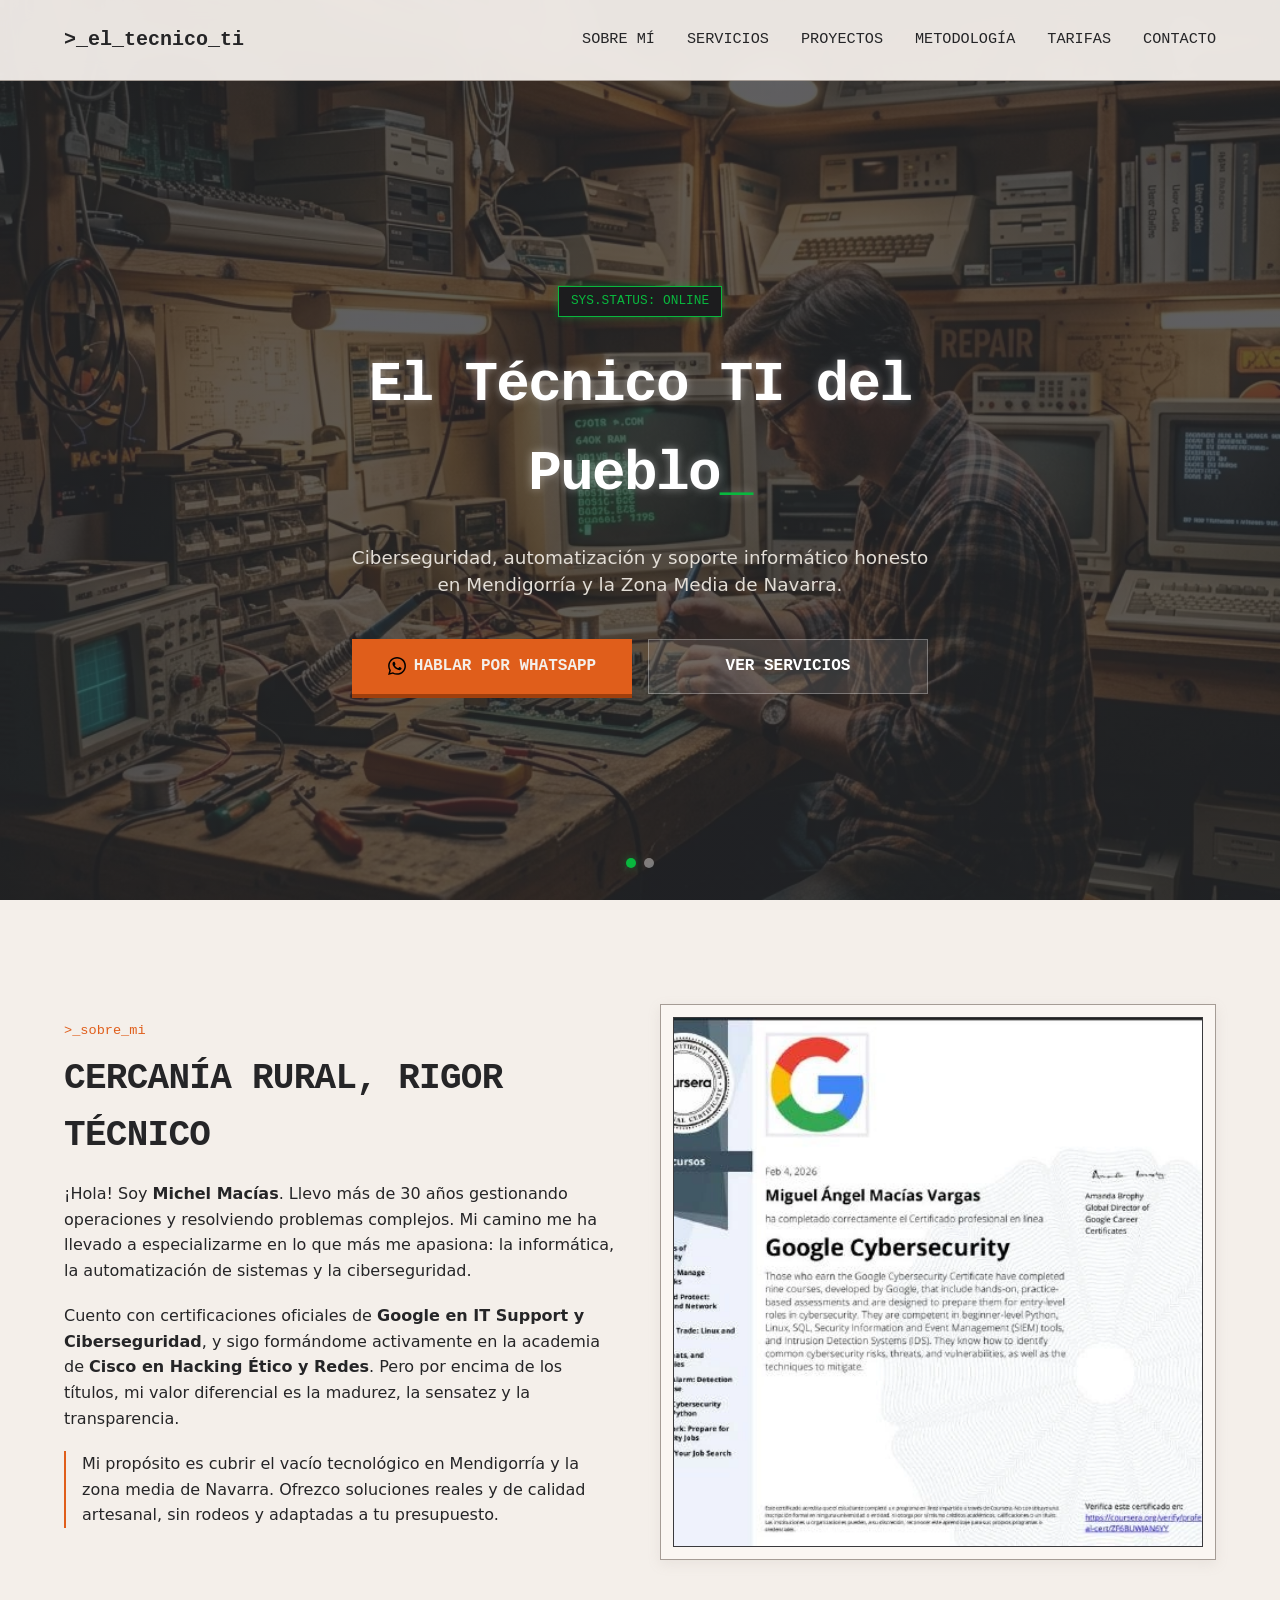
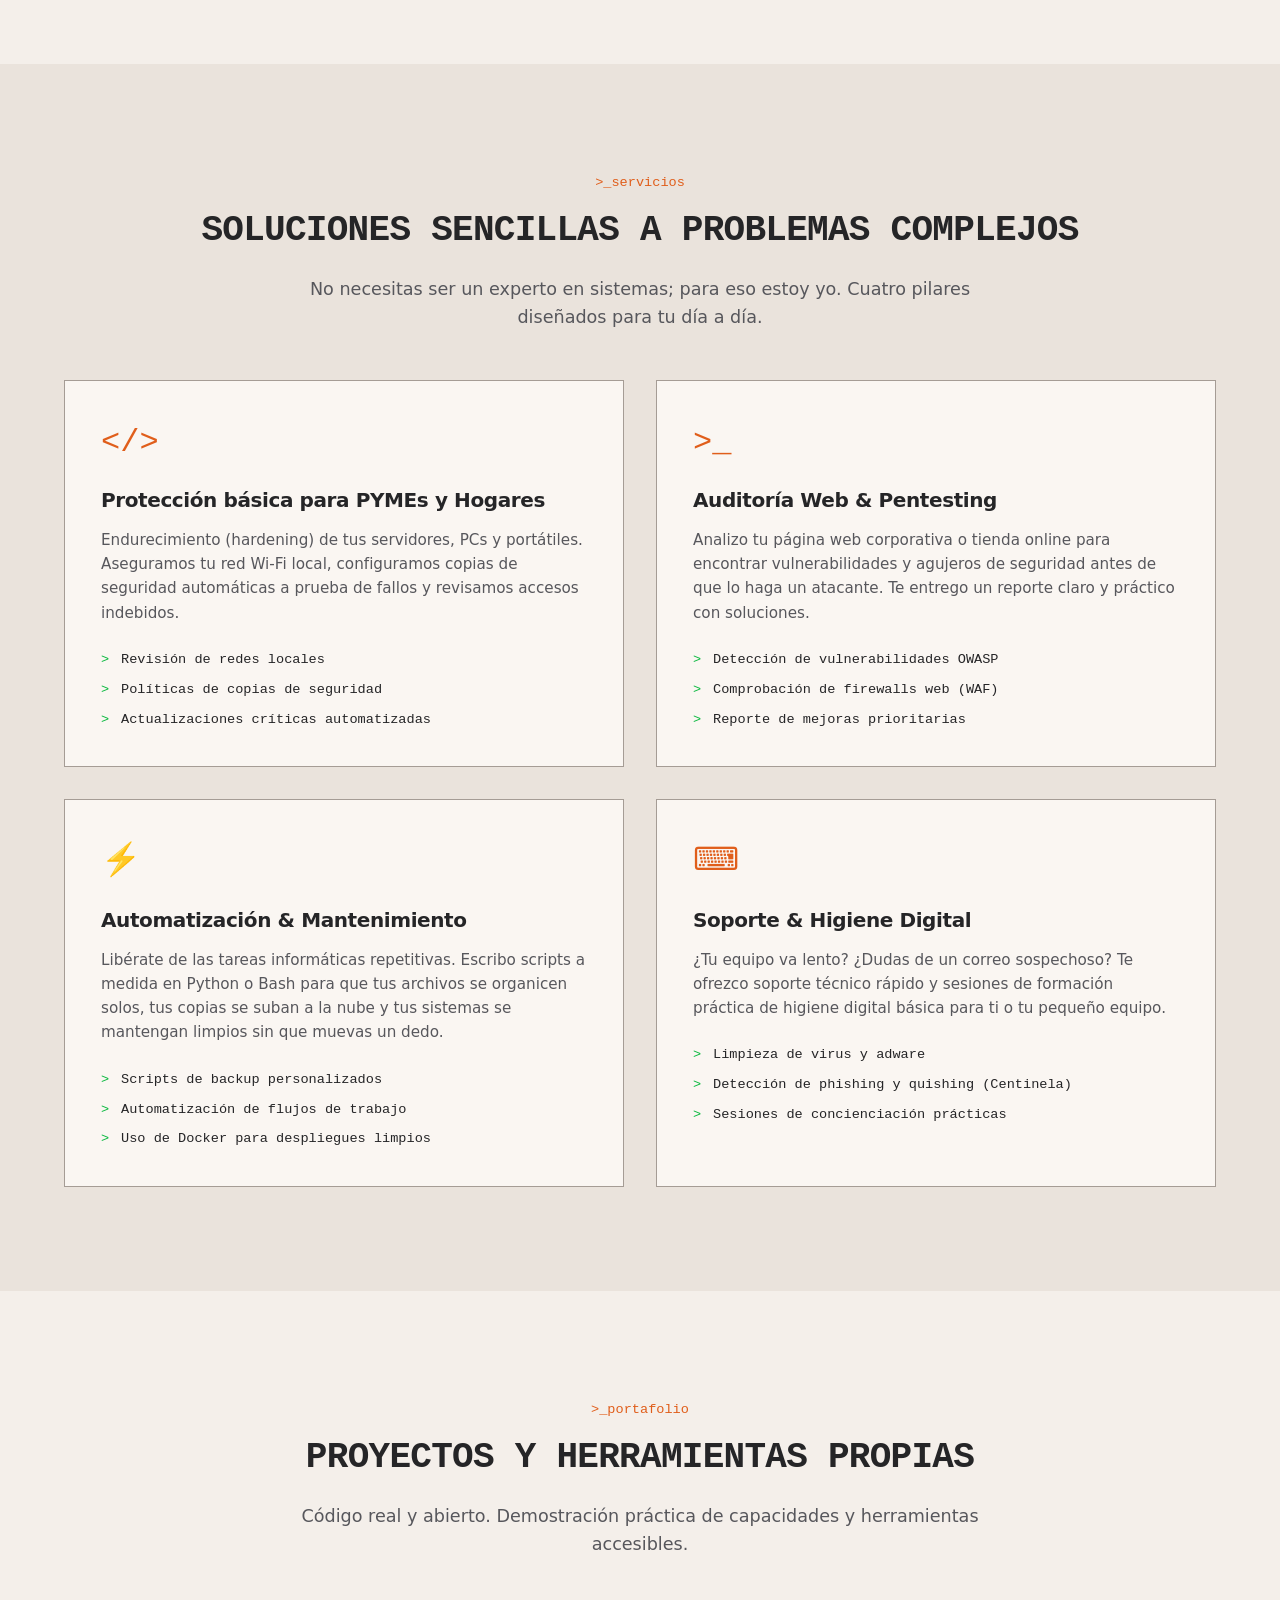
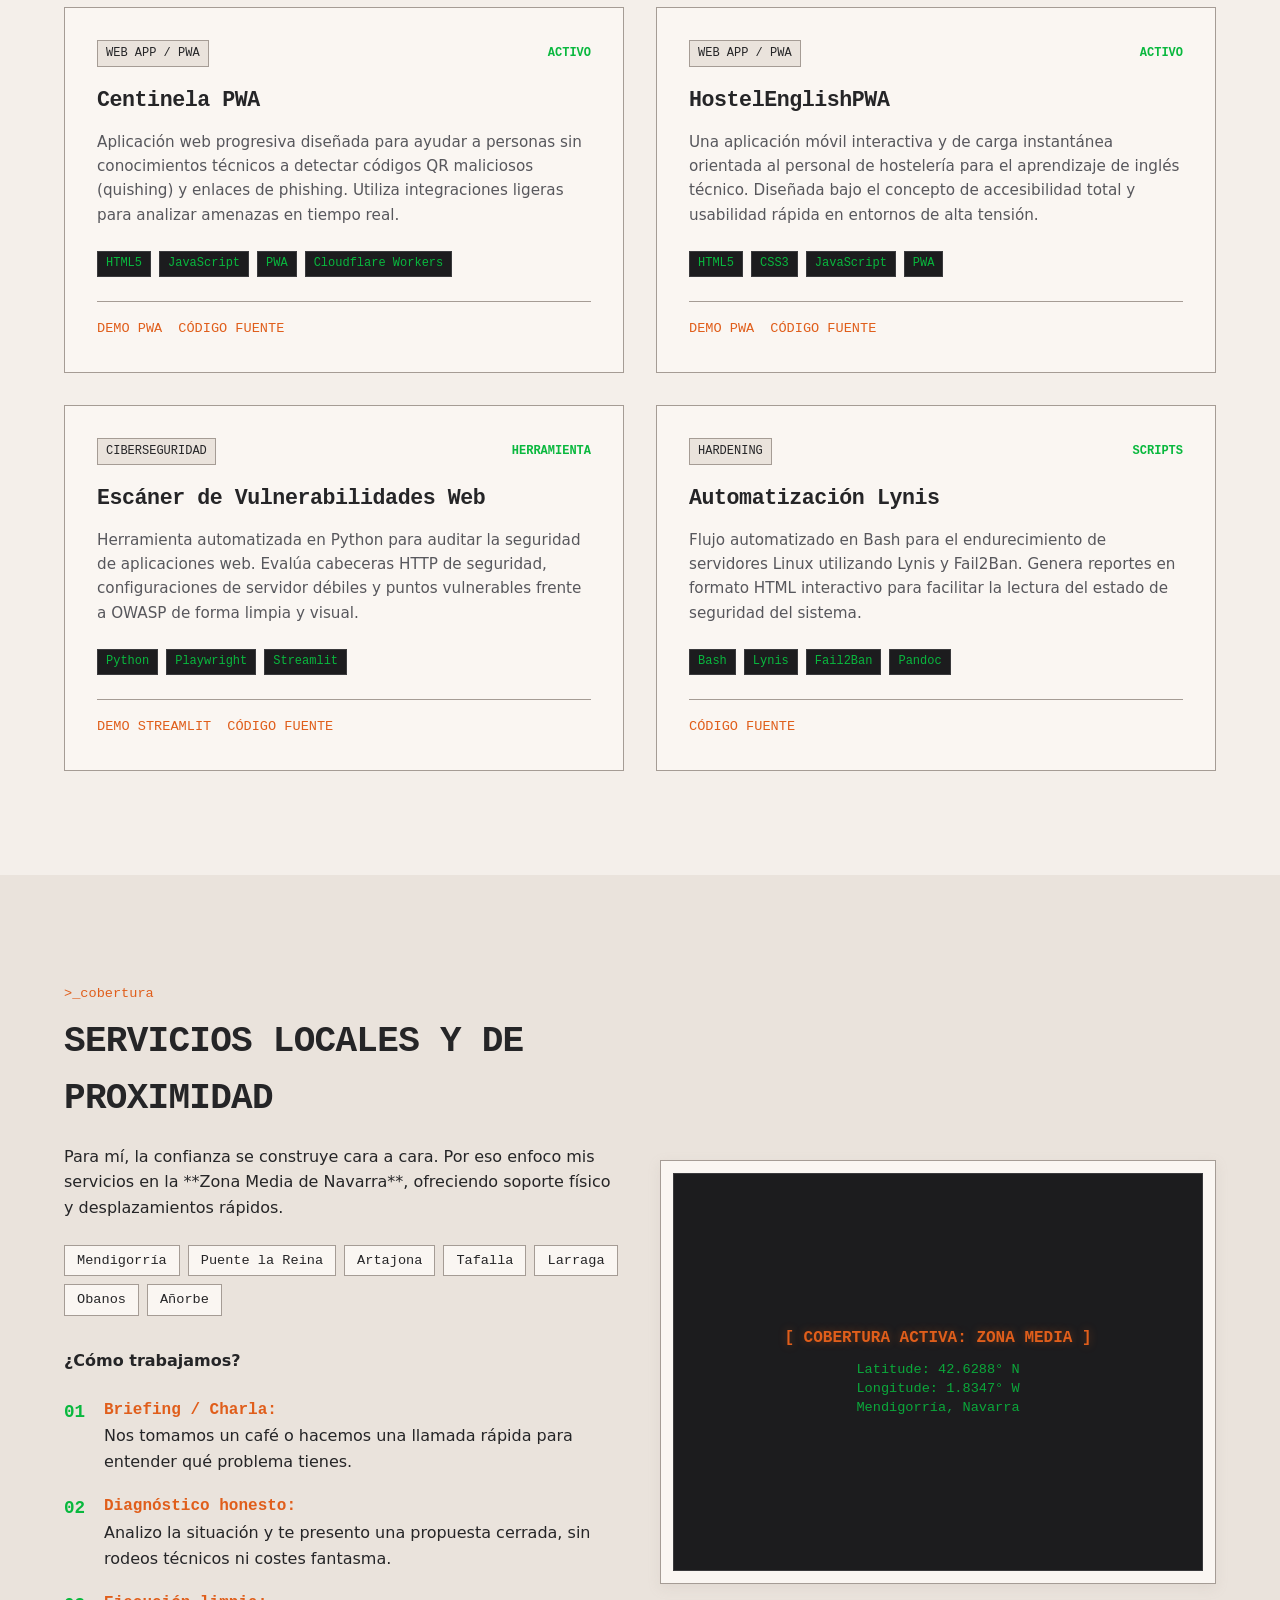
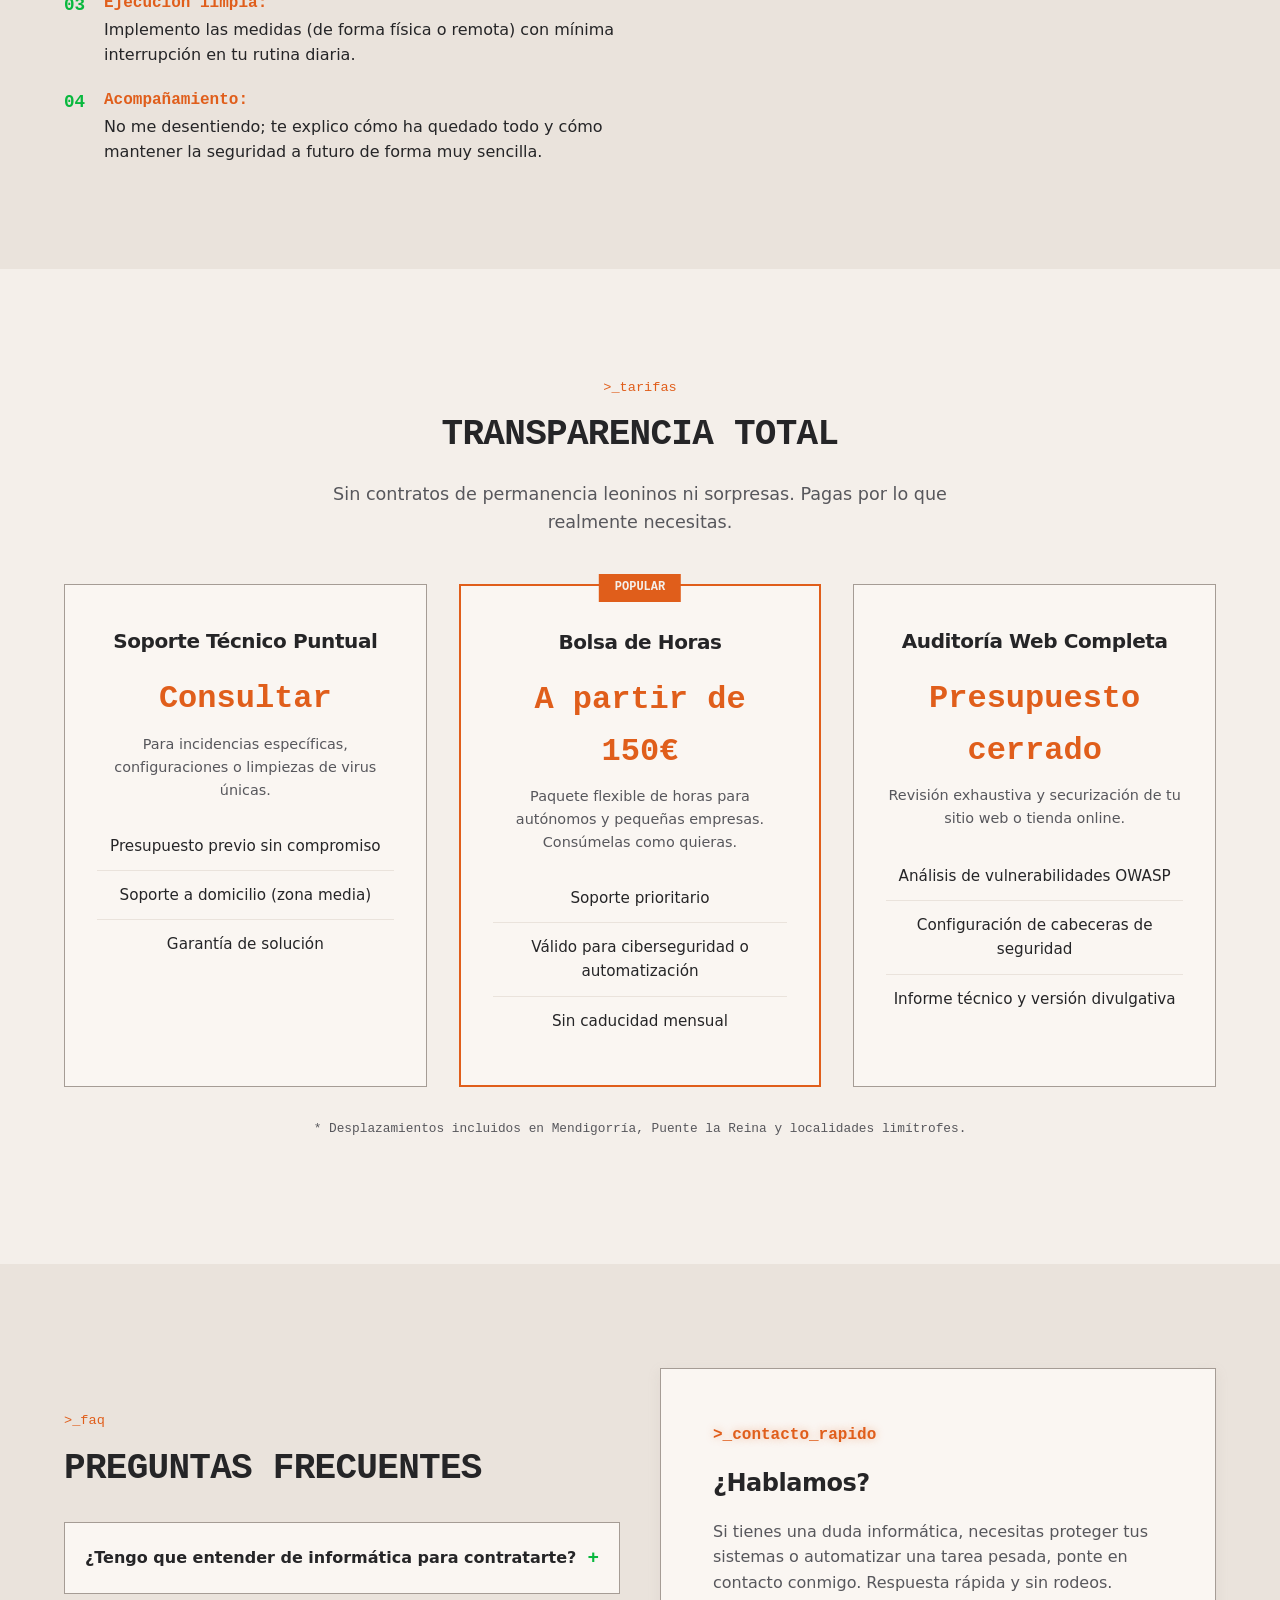
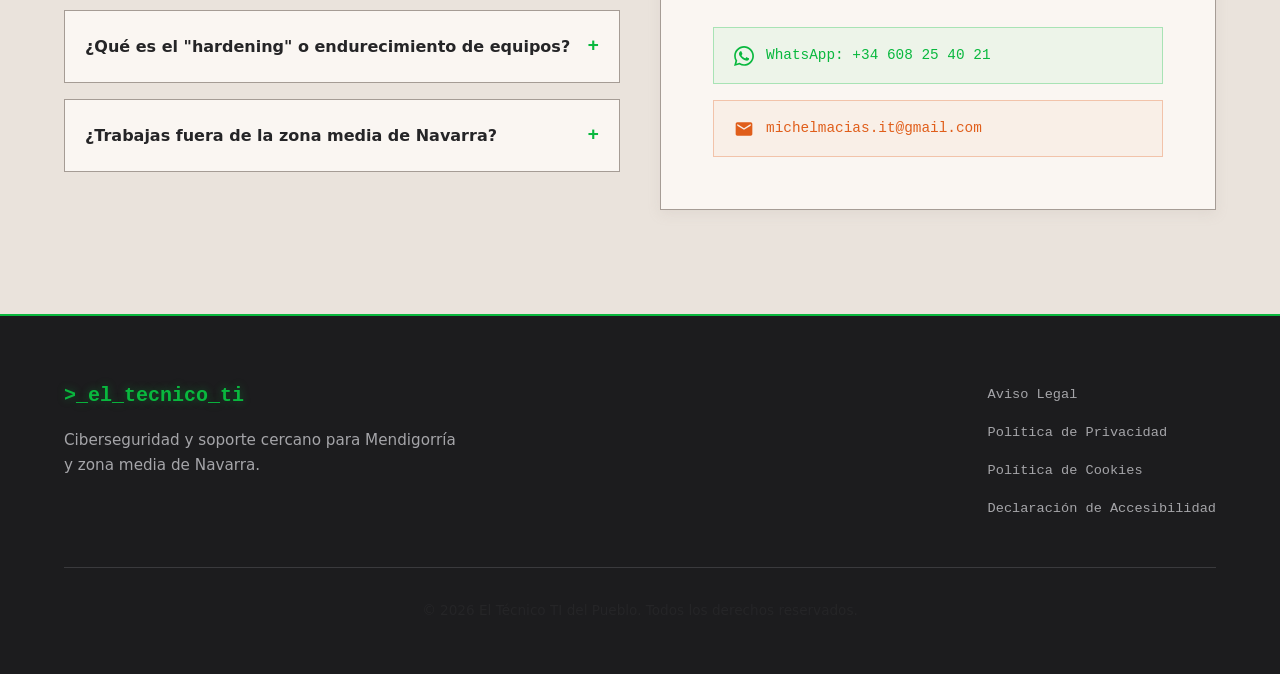
<file: docs/index.html>
<!DOCTYPE html>
<html lang="es">
<head>
    <meta charset="UTF-8">
    <meta name="viewport" content="width=device-width, initial-scale=1.0">
    <title>El Técnico TI del Pueblo | Ciberseguridad y Soporte TI en Navarra</title>
    <meta name="description" content="Ciberseguridad, automatización y soporte informático para autónomos y PYMEs en Mendigorría y Zona Media de Navarra. Presupuesto sin compromiso.">
    <meta name="robots" content="index, follow">
    <link rel="canonical" href="https://eltecnicotidelpueblo.es/">
    
    <!-- Open Graph / Facebook -->
    <meta property="og:type" content="website">
    <meta property="og:title" content="El Técnico TI del Pueblo | Ciberseguridad y Soporte Técnico">
    <meta property="og:description" content="Soporte informático y seguridad digital para autónomos y PYMEs en la Zona Media de Navarra (Mendigorría, Puente la Reina, Artajona...).">
    <meta property="og:url" content="https://eltecnicotidelpueblo.es/">
    <meta property="og:image" content="https://eltecnicotidelpueblo.es/assets/img/og_image.webp">
    <meta property="og:locale" content="es_ES">
    <meta property="og:site_name" content="El Técnico TI del Pueblo">

    <!-- Twitter -->
    <meta name="twitter:card" content="summary_large_image">
    <meta name="twitter:title" content="El Técnico TI del Pueblo | Ciberseguridad y Soporte">
    <meta name="twitter:description" content="Soporte informático cercano y ciberseguridad en Navarra.">
    <meta name="twitter:image" content="https://eltecnicotidelpueblo.es/assets/img/og_image.webp">

    <!-- Content Security Policy -->
    <meta http-equiv="Content-Security-Policy" content="default-src 'self'; script-src 'self'; style-src 'self' 'unsafe-inline' https://fonts.googleapis.com; font-src https://fonts.gstatic.com; img-src 'self' data:; connect-src 'self'; media-src 'self';">

    <link rel="stylesheet" href="style.css?v=1.0.0">
    <link rel="preconnect" href="https://fonts.googleapis.com">
    <link rel="preconnect" href="https://fonts.gstatic.com" crossorigin>
    <link href="https://fonts.googleapis.com/css2?family=Inter:wght@300;400;500;600;700&family=Share+Tech+Mono&display=swap" rel="stylesheet">
    
    <link rel="preload" href="style.css?v=1.0.0" as="style">
    <link rel="preload" href="main.js" as="script">

    <!-- JSON-LD Local SEO Schema -->
    <script type="application/ld+json">
    {
        "@context": "https://schema.org",
        "@type": "LocalBusiness",
        "name": "El Técnico TI del Pueblo",
        "image": "https://eltecnicotidelpueblo.es/assets/img/og_image.webp",
        "description": "Servicios profesionales de ciberseguridad, automatización y soporte informático en Mendigorría y la Zona Media de Navarra.",
        "url": "https://eltecnicotidelpueblo.es/",
        "telephone": "+34608254021",
                "email": "michelmacias.it@gmail.com",
                "address": {
                    "@type": "PostalAddress",
            "addressLocality": "Mendigorría",
            "addressRegion": "Navarra",
            "postalCode": "31150",
            "addressCountry": "ES"
        },
        "geo": {
            "@type": "GeoCoordinates",
            "latitude": 42.628889,
            "longitude": -1.834722
        },
        "openingHours": [
            "Mo-Fr 09:00-18:00"
        ],
        "sameAs": [
            "https://github.com/Michel-Macias",
            "https://github.com/MaciasIT"
        ],
        "areaServed": [
            {
                "@type": "AdministrativeArea",
                "name": "Mendigorría"
            },
            {
                "@type": "AdministrativeArea",
                "name": "Puente la Reina"
            },
            {
                "@type": "AdministrativeArea",
                "name": "Artajona"
            },
            {
                "@type": "AdministrativeArea",
                "name": "Tafalla"
            },
            {
                "@type": "AdministrativeArea",
                "name": "Larraga"
            },
            {
                "@type": "AdministrativeArea",
                "name": "Zona Media de Navarra"
            }
        ],
        "priceRange": "€€"
    }
    </script>
</head>
<body>
    <a href="#main-content" class="skip-link">Saltar al contenido principal</a>
    
    <header id="site-header">
        <nav aria-label="Navegación principal">
            <div class="logo-container">
                <a href="#" aria-label="Ir al inicio de El Técnico TI del Pueblo">
                    <span class="logo-text">&gt;_el_tecnico_ti</span>
                </a>
            </div>
            <button class="hamburger" id="hamburger" aria-expanded="false" aria-controls="nav-links" aria-label="Abrir menú de navegación">
                <span></span>
                <span></span>
                <span></span>
            </button>
            <ul class="nav-links" id="nav-links">
                <li><a href="#sobre-mi">Sobre mí</a></li>
                <li><a href="#servicios">Servicios</a></li>
                <li><a href="#proyectos">Proyectos</a></li>
                <li><a href="#metodologia">Metodología</a></li>
                <li><a href="#tarifas">Tarifas</a></li>
                <li><a href="#contacto">Contacto</a></li>
            </ul>
        </nav>
    </header>

    <main id="main-content">
        <!-- HERO SECTION -->
        <section id="hero" aria-label="Presentación">
            <div class="hero-slides-container">
                <!-- Las diapositivas de fondo se controlan con JS y CSS -->
                <div class="hero-slide active" style="background-image: linear-gradient(rgba(42, 42, 45, 0.75), rgba(42, 42, 45, 0.75)), url('assets/img/hero1.webp');" role="img" aria-label="Taller de informática retro-tech con luz cálida"></div>
                <div class="hero-slide" style="background-image: linear-gradient(rgba(42, 42, 45, 0.75), rgba(42, 42, 45, 0.75)), url('assets/img/hero2.webp');" role="img" aria-label="Terminales antiguos con luz verde de fósforo"></div>
            </div>
            
            <div class="hero-content">
                <div class="terminal-badge">SYS.STATUS: ONLINE</div>
                <h1 class="terminal-title">El Técnico TI del Pueblo<span class="cursor-blink">_</span></h1>
                <p class="hero-subtitle">Ciberseguridad, automatización y soporte informático honesto en Mendigorría y la Zona Media de Navarra.</p>
                <div class="hero-buttons">
                    <a href="https://wa.me/34608254021?text=Hola!%20Necesito%20ayuda%20con%20un%20tema%20informático." target="_blank" class="btn btn-primary" aria-label="Contactar por WhatsApp">
                        <svg class="icon" viewBox="0 0 24 24"><path d="M.057 24l1.687-6.163c-1.041-1.804-1.588-3.849-1.587-5.946.003-6.556 5.338-11.891 11.893-11.891 3.181.001 6.167 1.24 8.413 3.488 2.245 2.248 3.481 5.236 3.48 8.414-.003 6.557-5.338 11.892-11.893 11.892-1.99-.001-3.951-.5-5.688-1.448l-6.305 1.654zm6.597-3.807c1.676.995 3.276 1.591 5.392 1.592 5.448 0 9.886-4.438 9.889-9.885.002-5.462-4.415-9.89-9.881-9.892-5.452 0-9.887 4.434-9.889 9.884-.001 2.225.651 3.891 1.746 5.634l-.999 3.648 3.742-.981zm11.387-5.464c-.074-.124-.272-.198-.57-.347-.297-.149-1.758-.868-2.031-.967-.272-.099-.47-.149-.668.149-.198.297-.767.967-.941 1.165-.173.198-.347.223-.644.074-.297-.149-1.255-.462-2.39-1.475-.883-.788-1.48-1.761-1.653-2.059-.173-.297-.018-.458.13-.606.134-.133.297-.347.446-.521.151-.172.2-.296.3-.495.099-.198.05-.372-.025-.521-.075-.148-.669-1.611-.916-2.206-.242-.579-.487-.501-.669-.51l-.57-.01c-.198 0-.52.074-.792.372s-1.04 1.016-1.04 2.479 1.065 2.876 1.213 3.074c.149.198 2.095 3.2 5.076 4.487.709.306 1.263.489 1.694.626.712.226 1.36.194 1.872.118.571-.085 1.758-.719 2.006-1.413.248-.695.248-1.29.173-1.414z"/></svg>
                        Hablar por WhatsApp
                    </a>
                    <a href="#servicios" class="btn btn-secondary">Ver Servicios</a>
                </div>
            </div>

            <!-- Indicadores del Carrusel -->
            <div class="hero-dots" aria-label="Navegación del carrusel">
                <button class="hero-dot active" data-slide="0" aria-label="Ver imagen 1" aria-current="true"></button>
                <button class="hero-dot" data-slide="1" aria-label="Ver imagen 2"></button>
            </div>
        </section>

        <!-- SOBRE MÍ SECTION -->
        <section id="sobre-mi" class="reveal section-padding">
            <div class="container grid-2">
                <div class="about-text">
                    <span class="section-tag">&gt;_sobre_mi</span>
                    <h2>Cercanía rural, rigor técnico</h2>
                    <p>¡Hola! Soy <strong>Michel Macías</strong>. Llevo más de 30 años gestionando operaciones y resolviendo problemas complejos. Mi camino me ha llevado a especializarme en lo que más me apasiona: la informática, la automatización de sistemas y la ciberseguridad.</p>
                    <p>Cuento con certificaciones oficiales de <strong>Google en IT Support y Ciberseguridad</strong>, y sigo formándome activamente en la academia de <strong>Cisco en Hacking Ético y Redes</strong>. Pero por encima de los títulos, mi valor diferencial es la madurez, la sensatez y la transparencia.</p>
                    <p class="highlight-text">Mi propósito es cubrir el vacío tecnológico en Mendigorría y la zona media de Navarra. Ofrezco soluciones reales y de calidad artesanal, sin rodeos y adaptadas a tu presupuesto.</p>
                </div>
                <div class="about-visual">
                    <div class="retro-box-frame">
                        <img src="assets/img/michel.webp" alt="Michel Macías" class="about-img">
                    </div>
                </div>
            </div>
        </section>

        <!-- SERVICIOS SECTION -->
        <section id="servicios" class="reveal bg-alt section-padding">
            <div class="container">
                <div class="center-text">
                    <span class="section-tag">&gt;_servicios</span>
                    <h2>Soluciones sencillas a problemas complejos</h2>
                    <p class="section-subtitle">No necesitas ser un experto en sistemas; para eso estoy yo. Cuatro pilares diseñados para tu día a día.</p>
                </div>
                
                <div class="services-grid">
                    <!-- Servicio 1 -->
                    <div class="service-card">
                        <div class="card-icon">&lt;/&gt;</div>
                        <h3>Protección básica para PYMEs y Hogares</h3>
                        <p>Endurecimiento (hardening) de tus servidores, PCs y portátiles. Aseguramos tu red Wi-Fi local, configuramos copias de seguridad automáticas a prueba de fallos y revisamos accesos indebidos.</p>
                        <ul class="card-list">
                            <li>Revisión de redes locales</li>
                            <li>Políticas de copias de seguridad</li>
                            <li>Actualizaciones críticas automatizadas</li>
                        </ul>
                    </div>

                    <!-- Servicio 2 -->
                    <div class="service-card">
                        <div class="card-icon">&gt;_</div>
                        <h3>Auditoría Web & Pentesting</h3>
                        <p>Analizo tu página web corporativa o tienda online para encontrar vulnerabilidades y agujeros de seguridad antes de que lo haga un atacante. Te entrego un reporte claro y práctico con soluciones.</p>
                        <ul class="card-list">
                            <li>Detección de vulnerabilidades OWASP</li>
                            <li>Comprobación de firewalls web (WAF)</li>
                            <li>Reporte de mejoras prioritarias</li>
                        </ul>
                    </div>

                    <!-- Servicio 3 -->
                    <div class="service-card">
                        <div class="card-icon">⚡</div>
                        <h3>Automatización & Mantenimiento</h3>
                        <p>Libérate de las tareas informáticas repetitivas. Escribo scripts a medida en Python o Bash para que tus archivos se organicen solos, tus copias se suban a la nube y tus sistemas se mantengan limpios sin que muevas un dedo.</p>
                        <ul class="card-list">
                            <li>Scripts de backup personalizados</li>
                            <li>Automatización de flujos de trabajo</li>
                            <li>Uso de Docker para despliegues limpios</li>
                        </ul>
                    </div>

                    <!-- Servicio 4 -->
                    <div class="service-card">
                        <div class="card-icon">⌨</div>
                        <h3>Soporte & Higiene Digital</h3>
                        <p>¿Tu equipo va lento? ¿Dudas de un correo sospechoso? Te ofrezco soporte técnico rápido y sesiones de formación práctica de higiene digital básica para ti o tu pequeño equipo.</p>
                        <ul class="card-list">
                            <li>Limpieza de virus y adware</li>
                            <li>Detección de phishing y quishing (Centinela)</li>
                            <li>Sesiones de concienciación prácticas</li>
                        </ul>
                    </div>
                </div>
            </div>
        </section>

        <!-- PROYECTOS / CASOS REALES -->
        <section id="proyectos" class="reveal section-padding">
            <div class="container">
                <div class="center-text">
                    <span class="section-tag">&gt;_portafolio</span>
                    <h2>Proyectos y Herramientas Propias</h2>
                    <p class="section-subtitle">Código real y abierto. Demostración práctica de capacidades y herramientas accesibles.</p>
                </div>

                <div class="projects-grid">
                    <!-- Centinela PWA -->
                    <div class="project-card">
                        <div class="project-header">
                            <span class="project-tag">WEB APP / PWA</span>
                            <span class="project-status">ACTIVO</span>
                        </div>
                        <h3>Centinela PWA</h3>
                        <p>Aplicación web progresiva diseñada para ayudar a personas sin conocimientos técnicos a detectar códigos QR maliciosos (quishing) y enlaces de phishing. Utiliza integraciones ligeras para analizar amenazas en tiempo real.</p>
                        <div class="project-tech">
                            <span>HTML5</span>
                            <span>JavaScript</span>
                            <span>PWA</span>
                            <span>Cloudflare Workers</span>
                        </div>
                        <div class="project-links">
                            <a href="https://centinela-pwa.pages.dev/" target="_blank" aria-label="Ver demo en vivo de Centinela PWA">Demo PWA</a>
                            <a href="https://github.com/MaciasIT/Centinela_PWA" target="_blank" aria-label="Ver código de Centinela PWA en GitHub">Código fuente</a>
                        </div>
                    </div>

                    <!-- HostelEnglishPWA -->
                    <div class="project-card">
                        <div class="project-header">
                            <span class="project-tag">WEB APP / PWA</span>
                            <span class="project-status">ACTIVO</span>
                        </div>
                        <h3>HostelEnglishPWA</h3>
                        <p>Una aplicación móvil interactiva y de carga instantánea orientada al personal de hostelería para el aprendizaje de inglés técnico. Diseñada bajo el concepto de accesibilidad total y usabilidad rápida en entornos de alta tensión.</p>
                        <div class="project-tech">
                            <span>HTML5</span>
                            <span>CSS3</span>
                            <span>JavaScript</span>
                            <span>PWA</span>
                        </div>
                        <div class="project-links">
                            <a href="https://maciasit.github.io/HostelEnglishPWA/" target="_blank" aria-label="Ver demo en vivo de HostelEnglishPWA">Demo PWA</a>
                            <a href="https://github.com/MaciasIT/HostelEnglishPWA" target="_blank" aria-label="Ver código de HostelEnglishPWA en GitHub">Código fuente</a>
                        </div>
                    </div>

                    <!-- Escáner de vulnerabilidades -->
                    <div class="project-card">
                        <div class="project-header">
                            <span class="project-tag">CIBERSEGURIDAD</span>
                            <span class="project-status">HERRAMIENTA</span>
                        </div>
                        <h3>Escáner de Vulnerabilidades Web</h3>
                        <p>Herramienta automatizada en Python para auditar la seguridad de aplicaciones web. Evalúa cabeceras HTTP de seguridad, configuraciones de servidor débiles y puntos vulnerables frente a OWASP de forma limpia y visual.</p>
                        <div class="project-tech">
                            <span>Python</span>
                            <span>Playwright</span>
                            <span>Streamlit</span>
                        </div>
                        <div class="project-links">
                            <a href="https://scanner-vuln-web-maciasit.streamlit.app/" target="_blank" aria-label="Ver demo en vivo del Escáner de Vulnerabilidades">Demo Streamlit</a>
                            <a href="https://github.com/Michel-Macias/Escaner-de-vulnerabilidades-web" target="_blank" aria-label="Ver código del Escáner de Vulnerabilidades en GitHub">Código fuente</a>
                        </div>
                    </div>

                    <!-- Lynis Hardening -->
                    <div class="project-card">
                        <div class="project-header">
                            <span class="project-tag">HARDENING</span>
                            <span class="project-status">SCRIPTS</span>
                        </div>
                        <h3>Automatización Lynis</h3>
                        <p>Flujo automatizado en Bash para el endurecimiento de servidores Linux utilizando Lynis y Fail2Ban. Genera reportes en formato HTML interactivo para facilitar la lectura del estado de seguridad del sistema.</p>
                        <div class="project-tech">
                            <span>Bash</span>
                            <span>Lynis</span>
                            <span>Fail2Ban</span>
                            <span>Pandoc</span>
                        </div>
                        <div class="project-links">
                            <a href="https://github.com/Michel-Macias/lynis" target="_blank" aria-label="Ver código de automatización Lynis en GitHub">Código fuente</a>
                        </div>
                    </div>
                </div>
            </div>
        </section>

        <!-- METODOLOGÍA & COBERTURA -->
        <section id="metodologia" class="reveal bg-alt section-padding">
            <div class="container grid-2">
                <div class="methodology-text">
                    <span class="section-tag">&gt;_cobertura</span>
                    <h2>Servicios locales y de proximidad</h2>
                    <p>Para mí, la confianza se construye cara a cara. Por eso enfoco mis servicios en la **Zona Media de Navarra**, ofreciendo soporte físico y desplazamientos rápidos.</p>
                    
                    <div class="coverage-cities">
                        <span class="badge">Mendigorría</span>
                        <span class="badge">Puente la Reina</span>
                        <span class="badge">Artajona</span>
                        <span class="badge">Tafalla</span>
                        <span class="badge">Larraga</span>
                        <span class="badge">Obanos</span>
                        <span class="badge">Añorbe</span>
                    </div>

                    <p><strong>¿Cómo trabajamos?</strong></p>
                    <ol class="retro-list">
                        <li><strong>Briefing / Charla:</strong> Nos tomamos un café o hacemos una llamada rápida para entender qué problema tienes.</li>
                        <li><strong>Diagnóstico honesto:</strong> Analizo la situación y te presento una propuesta cerrada, sin rodeos técnicos ni costes fantasma.</li>
                        <li><strong>Ejecución limpia:</strong> Implemento las medidas (de forma física o remota) con mínima interrupción en tu rutina diaria.</li>
                        <li><strong>Acompañamiento:</strong> No me desentiendo; te explico cómo ha quedado todo y cómo mantener la seguridad a futuro de forma muy sencilla.</li>
                    </ol>
                </div>
                <div class="methodology-visual">
                    <div class="retro-box-frame">
                        <div class="map-placeholder">
                            <span class="terminal-amber">[ COBERTURA ACTIVA: ZONA MEDIA ]</span>
                            <div class="map-coordinates">
                                Latitude: 42.6288° N<br>
                                Longitude: 1.8347° W<br>
                                Mendigorría, Navarra
                            </div>
                        </div>
                    </div>
                </div>
            </div>
        </section>

        <!-- TARIFAS & MODALIDADES -->
        <section id="tarifas" class="reveal section-padding">
            <div class="container">
                <div class="center-text">
                    <span class="section-tag">&gt;_tarifas</span>
                    <h2>Transparencia total</h2>
                    <p class="section-subtitle">Sin contratos de permanencia leoninos ni sorpresas. Pagas por lo que realmente necesitas.</p>
                </div>

                <div class="pricing-grid">
                    <div class="pricing-card">
                        <h3>Soporte Técnico Puntual</h3>
                        <p class="price">Consultar</p>
                        <p class="price-detail">Para incidencias específicas, configuraciones o limpiezas de virus únicas.</p>
                        <ul class="pricing-features">
                            <li>Presupuesto previo sin compromiso</li>
                            <li>Soporte a domicilio (zona media)</li>
                            <li>Garantía de solución</li>
                        </ul>
                    </div>

                    <div class="pricing-card featured-card">
                        <div class="card-badge">POPULAR</div>
                        <h3>Bolsa de Horas</h3>
                        <p class="price">A partir de 150€</p>
                        <p class="price-detail">Paquete flexible de horas para autónomos y pequeñas empresas. Consúmelas como quieras.</p>
                        <ul class="pricing-features">
                            <li>Soporte prioritario</li>
                            <li>Válido para ciberseguridad o automatización</li>
                            <li>Sin caducidad mensual</li>
                        </ul>
                    </div>

                    <div class="pricing-card">
                        <h3>Auditoría Web Completa</h3>
                        <p class="price">Presupuesto cerrado</p>
                        <p class="price-detail">Revisión exhaustiva y securización de tu sitio web o tienda online.</p>
                        <ul class="pricing-features">
                            <li>Análisis de vulnerabilidades OWASP</li>
                            <li>Configuración de cabeceras de seguridad</li>
                            <li>Informe técnico y versión divulgativa</li>
                        </ul>
                    </div>
                </div>
                <p class="pricing-footer-note">* Desplazamientos incluidos en Mendigorría, Puente la Reina y localidades limítrofes.</p>
            </div>
        </section>

        <!-- FAQ & CONTACTO -->
        <section id="contacto" class="reveal bg-alt section-padding">
            <div class="container grid-2">
                <div class="faq-container">
                    <span class="section-tag">&gt;_faq</span>
                    <h2>Preguntas Frecuentes</h2>
                    
                    <div class="faq-list">
                        <details class="faq-item">
                            <summary>¿Tengo que entender de informática para contratarte?</summary>
                            <div class="faq-answer">
                                <p>En absoluto. Mi trabajo consiste precisamente en traducir la tecnología y la ciberseguridad a soluciones sencillas y entendibles. Te explicaré lo que ocurre con ejemplos claros.</p>
                            </div>
                        </details>
                        
                        <details class="faq-item">
                            <summary>¿Qué es el "hardening" o endurecimiento de equipos?</summary>
                            <div class="faq-answer">
                                <p>Consiste en configurar tu ordenador, servidor o router de tal forma que se reduzcan al mínimo sus puntos débiles. Desactivamos servicios innecesarios, cerramos puertos abiertos por defecto y aplicamos configuraciones seguras para que sea un objetivo muy difícil de hackear.</p>
                            </div>
                        </details>

                        <details class="faq-item">
                            <summary>¿Trabajas fuera de la zona media de Navarra?</summary>
                            <div class="faq-answer">
                                <p>Para trabajos remotos (auditoría web, programación de scripts, automatización) puedo dar servicio a cualquier lugar. Para soporte físico y configuración de hardware, prefiero limitarlo a la Zona Media para garantizar rapidez y cercanía.</p>
                            </div>
                        </details>
                    </div>
                </div>

                <div class="contact-card-container">
                    <div class="retro-box-frame">
                        <div class="contact-box">
                            <span class="terminal-amber">&gt;_contacto_rapido</span>
                            <h3>¿Hablamos?</h3>
                            <p>Si tienes una duda informática, necesitas proteger tus sistemas o automatizar una tarea pesada, ponte en contacto conmigo. Respuesta rápida y sin rodeos.</p>
                            
                            <div class="contact-methods">
                                <a href="https://wa.me/34608254021?text=Hola%20Michel!%20He%20visto%20tu%20web%20y%20me%20gustaría%20hacerte%20una%20consulta." target="_blank" class="contact-link whatsapp-style">
                                    <svg viewBox="0 0 24 24"><path fill="currentColor" d="M.057 24l1.687-6.163c-1.041-1.804-1.588-3.849-1.587-5.946.003-6.556 5.338-11.891 11.893-11.891 3.181.001 6.167 1.24 8.413 3.488 2.245 2.248 3.481 5.236 3.48 8.414-.003 6.557-5.338 11.892-11.893 11.892-1.99-.001-3.951-.5-5.688-1.448l-6.305 1.654zm6.597-3.807c1.676.995 3.276 1.591 5.392 1.592 5.448 0 9.886-4.438 9.889-9.885.002-5.462-4.415-9.89-9.881-9.892-5.452 0-9.887 4.434-9.889 9.884-.001 2.225.651 3.891 1.746 5.634l-.999 3.648 3.742-.981zm11.387-5.464c-.074-.124-.272-.198-.57-.347-.297-.149-1.758-.868-2.031-.967-.272-.099-.47-.149-.668.149-.198.297-.767.967-.941 1.165-.173.198-.347.223-.644.074-.297-.149-1.255-.462-2.39-1.475-.883-.788-1.48-1.761-1.653-2.059-.173-.297-.018-.458.13-.606.134-.133.297-.347.446-.521.151-.172.2-.296.3-.495.099-.198.05-.372-.025-.521-.075-.148-.669-1.611-.916-2.206-.242-.579-.487-.501-.669-.51l-.57-.01c-.198 0-.52.074-.792.372s-1.04 1.016-1.04 2.479 1.065 2.876 1.213 3.074c.149.198 2.095 3.2 5.076 4.487.709.306 1.263.489 1.694.626.712.226 1.36.194 1.872.118.571-.085 1.758-.719 2.006-1.413.248-.695.248-1.29.173-1.414z"/></svg>
                                    WhatsApp: +34 608 25 40 21
                                </a>
                                <a href="mailto:michelmacias.it@gmail.com" class="contact-link email-style">
                                    <svg viewBox="0 0 24 24"><path fill="currentColor" d="M20 4H4c-1.1 0-1.99.9-1.99 2L2 18c0 1.1.9 2 2 2h16c1.1 0 2-.9 2-2V6c0-1.1-.9-2-2-2zm0 4l-8 5-8-5V6l8 5 8-5v2z"/></svg>
                                    michelmacias.it@gmail.com
                                </a>
                            </div>
                        </div>
                    </div>
                </div>
            </div>
        </section>
    </main>

    <footer id="site-footer">
        <div class="container">
            <div class="footer-layout">
                <div class="footer-brand">
                    <span class="logo-text">&gt;_el_tecnico_ti</span>
                    <p>Ciberseguridad y soporte cercano para Mendigorría y zona media de Navarra.</p>
                </div>
                <div class="footer-links-container">
                    <ul class="footer-links">
                        <li><a href="aviso-legal.html">Aviso Legal</a></li>
                        <li><a href="politica-privacidad.html">Política de Privacidad</a></li>
                        <li><a href="politica-cookies.html">Política de Cookies</a></li>
                        <li><a href="declaracion-accesibilidad.html">Declaración de Accesibilidad</a></li>
                    </ul>
                </div>
            </div>
            <div class="footer-bottom">
                <p>&copy; 2026 El Técnico TI del Pueblo. Todos los derechos reservados.</p>
            </div>
        </div>
    </footer>

    <script src="main.js" defer></script>
</body>
</html>
</file>
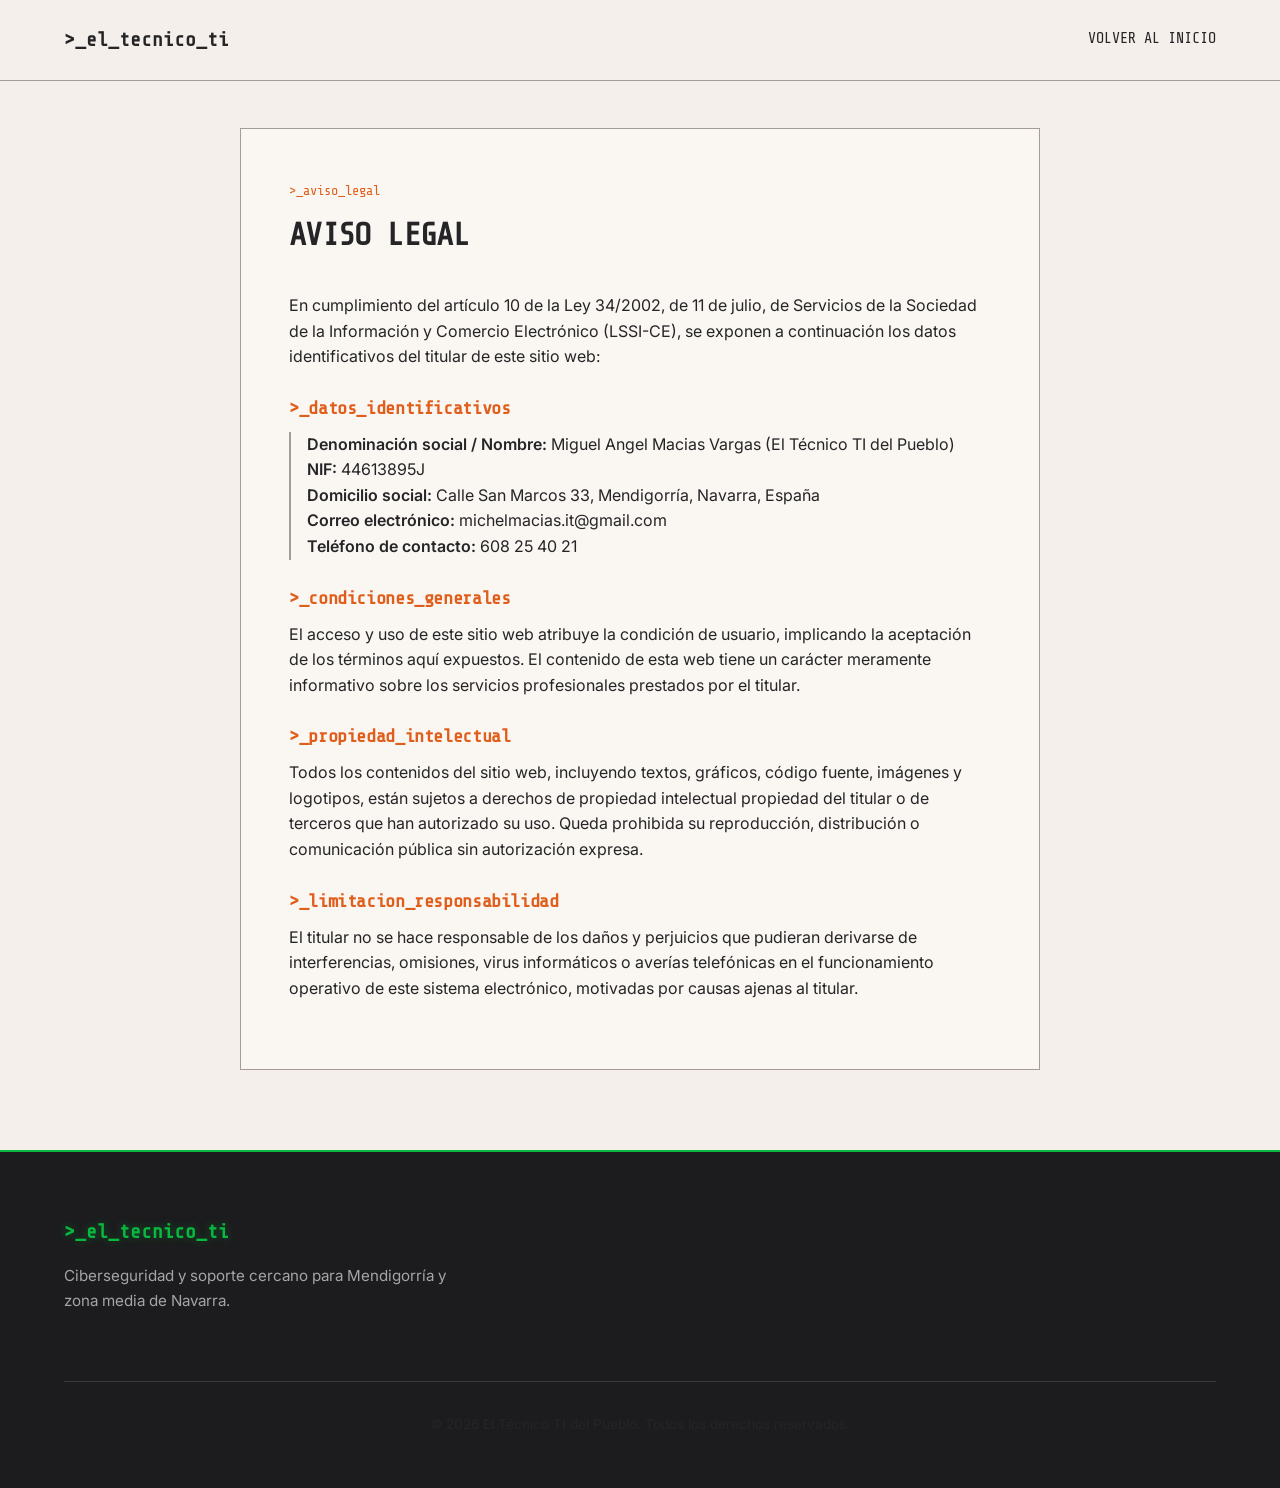
<file: docs/aviso-legal.html>
<!DOCTYPE html>
<html lang="es">
<head>
    <meta charset="UTF-8">
    <meta name="viewport" content="width=device-width, initial-scale=1.0">
    <title>Aviso Legal | El Técnico TI del Pueblo</title>
    <meta name="description" content="Aviso legal de El Técnico TI del Pueblo. Datos identificativos, condiciones de uso y propiedad intelectual. Servicios de ciberseguridad en Mendigorría, Navarra.">
    <meta name="robots" content="index, follow">
    <link rel="canonical" href="https://eltecnicotidelpueblo.es/aviso-legal.html">
    <meta property="og:title" content="Aviso Legal | El Técnico TI del Pueblo">
    <meta property="og:description" content="Aviso legal y condiciones de uso del sitio web.">
    <meta property="og:url" content="https://eltecnicotidelpueblo.es/aviso-legal.html">
    <meta property="og:type" content="website">
    <link rel="stylesheet" href="style.css?v=1.0.0">
    <link href="https://fonts.googleapis.com/css2?family=Inter:wght@300;400;500;600;700&family=Share+Tech+Mono&display=swap" rel="stylesheet">
</head>
<body>
    <header id="site-header">
        <nav aria-label="Navegación principal">
            <div class="logo-container">
                <a href="index.html" aria-label="Ir al inicio de El Técnico TI del Pueblo">
                    <span class="logo-text">&gt;_el_tecnico_ti</span>
                </a>
            </div>
            <ul class="nav-links">
                <li><a href="index.html">Volver al inicio</a></li>
            </ul>
        </nav>
    </header>

    <main id="main-content" style="padding-top: 8rem; padding-bottom: 5rem;">
        <div class="container" style="max-width: 800px; background-color: var(--bg-card); border: 1px solid var(--border-color); padding: 3rem;">
            <span class="section-tag">&gt;_aviso_legal</span>
            <h1 style="font-family: var(--font-mono); font-size: 2rem; margin-bottom: 2rem; text-transform: uppercase;">Aviso Legal</h1>
            
            <p>En cumplimiento del artículo 10 de la Ley 34/2002, de 11 de julio, de Servicios de la Sociedad de la Información y Comercio Electrónico (LSSI-CE), se exponen a continuación los datos identificativos del titular de este sitio web:</p>

            <h3 style="font-family: var(--font-mono); margin: 1.5rem 0 0.5rem; color: var(--crt-amber);">&gt;_datos_identificativos</h3>
            <ul style="list-style: none; padding-left: 1rem; border-left: 2px solid var(--border-color); margin-bottom: 1.5rem;">
                <li><strong>Denominación social / Nombre:</strong> Miguel Angel Macias Vargas (El Técnico TI del Pueblo)</li>
                <li><strong>NIF:</strong> 44613895J</li>
                <li><strong>Domicilio social:</strong> Calle San Marcos 33, Mendigorría, Navarra, España</li>
                <li><strong>Correo electrónico:</strong> michelmacias.it@gmail.com</li>
                <li><strong>Teléfono de contacto:</strong> 608 25 40 21</li>
            </ul>

            <h3 style="font-family: var(--font-mono); margin: 1.5rem 0 0.5rem; color: var(--crt-amber);">&gt;_condiciones_generales</h3>
            <p>El acceso y uso de este sitio web atribuye la condición de usuario, implicando la aceptación de los términos aquí expuestos. El contenido de esta web tiene un carácter meramente informativo sobre los servicios profesionales prestados por el titular.</p>

            <h3 style="font-family: var(--font-mono); margin: 1.5rem 0 0.5rem; color: var(--crt-amber);">&gt;_propiedad_intelectual</h3>
            <p>Todos los contenidos del sitio web, incluyendo textos, gráficos, código fuente, imágenes y logotipos, están sujetos a derechos de propiedad intelectual propiedad del titular o de terceros que han autorizado su uso. Queda prohibida su reproducción, distribución o comunicación pública sin autorización expresa.</p>

            <h3 style="font-family: var(--font-mono); margin: 1.5rem 0 0.5rem; color: var(--crt-amber);">&gt;_limitacion_responsabilidad</h3>
            <p>El titular no se hace responsable de los daños y perjuicios que pudieran derivarse de interferencias, omisiones, virus informáticos o averías telefónicas en el funcionamiento operativo de este sistema electrónico, motivadas por causas ajenas al titular.</p>
        </div>
    </main>

    <footer id="site-footer">
        <div class="container">
            <div class="footer-layout">
                <div class="footer-brand">
                    <span class="logo-text">&gt;_el_tecnico_ti</span>
                    <p>Ciberseguridad y soporte cercano para Mendigorría y zona media de Navarra.</p>
                </div>
            </div>
            <div class="footer-bottom">
                <p>&copy; 2026 El Técnico TI del Pueblo. Todos los derechos reservados.</p>
            </div>
        </div>
    </footer>
</body>
</html>
</file>
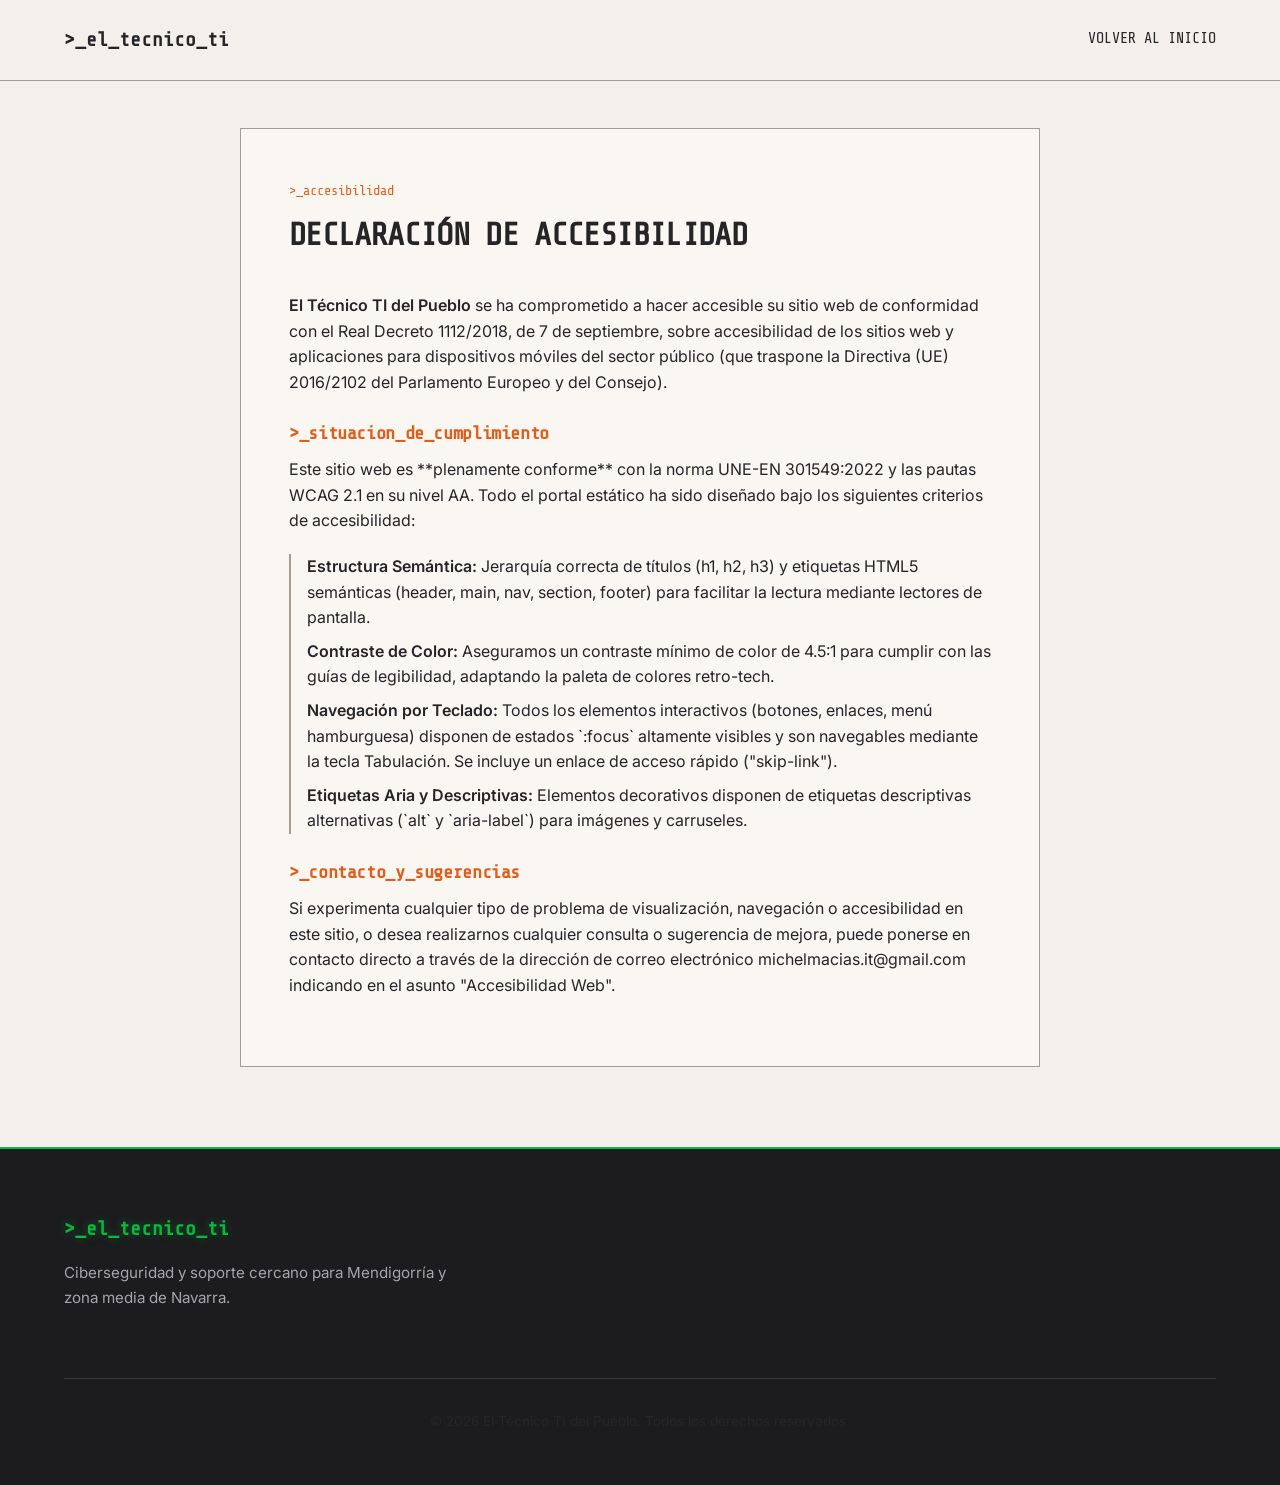
<file: docs/declaracion-accesibilidad.html>
<!DOCTYPE html>
<html lang="es">
<head>
    <meta charset="UTF-8">
    <meta name="viewport" content="width=device-width, initial-scale=1.0">
    <title>Declaración de Accesibilidad | El Técnico TI del Pueblo</title>
    <meta name="description" content="Declaración de accesibilidad de El Técnico TI del Pueblo. Cumplimiento WCAG 2.1 AA y UNE-EN 301549:2022. Servicios TI accesibles en Navarra.">
    <meta name="robots" content="index, follow">
    <link rel="canonical" href="https://eltecnicotidelpueblo.es/declaracion-accesibilidad.html">
    <meta property="og:title" content="Declaración de Accesibilidad | El Técnico TI del Pueblo">
    <meta property="og:description" content="Compromiso de accesibilidad WCAG 2.1 AA.">
    <meta property="og:url" content="https://eltecnicotidelpueblo.es/declaracion-accesibilidad.html">
    <meta property="og:type" content="website">
    <link rel="stylesheet" href="style.css?v=1.0.0">
    <link href="https://fonts.googleapis.com/css2?family=Inter:wght@300;400;500;600;700&family=Share+Tech+Mono&display=swap" rel="stylesheet">
</head>
<body>
    <header id="site-header">
        <nav aria-label="Navegación principal">
            <div class="logo-container">
                <a href="index.html" aria-label="Ir al inicio de El Técnico TI del Pueblo">
                    <span class="logo-text">&gt;_el_tecnico_ti</span>
                </a>
            </div>
            <ul class="nav-links">
                <li><a href="index.html">Volver al inicio</a></li>
            </ul>
        </nav>
    </header>

    <main id="main-content" style="padding-top: 8rem; padding-bottom: 5rem;">
        <div class="container" style="max-width: 800px; background-color: var(--bg-card); border: 1px solid var(--border-color); padding: 3rem;">
            <span class="section-tag">&gt;_accesibilidad</span>
            <h1 style="font-family: var(--font-mono); font-size: 2rem; margin-bottom: 2rem; text-transform: uppercase;">Declaración de Accesibilidad</h1>
            
            <p><strong>El Técnico TI del Pueblo</strong> se ha comprometido a hacer accesible su sitio web de conformidad con el Real Decreto 1112/2018, de 7 de septiembre, sobre accesibilidad de los sitios web y aplicaciones para dispositivos móviles del sector público (que traspone la Directiva (UE) 2016/2102 del Parlamento Europeo y del Consejo).</p>

            <h3 style="font-family: var(--font-mono); margin: 1.5rem 0 0.5rem; color: var(--crt-amber);">&gt;_situacion_de_cumplimiento</h3>
            <p>Este sitio web es **plenamente conforme** con la norma UNE-EN 301549:2022 y las pautas WCAG 2.1 en su nivel AA. Todo el portal estático ha sido diseñado bajo los siguientes criterios de accesibilidad:</p>
            <ul style="list-style: none; padding-left: 1rem; border-left: 2px solid var(--border-color); margin-bottom: 1.5rem; display: flex; flex-direction: column; gap: 0.5rem;">
                <li><strong>Estructura Semántica:</strong> Jerarquía correcta de títulos (h1, h2, h3) y etiquetas HTML5 semánticas (header, main, nav, section, footer) para facilitar la lectura mediante lectores de pantalla.</li>
                <li><strong>Contraste de Color:</strong> Aseguramos un contraste mínimo de color de 4.5:1 para cumplir con las guías de legibilidad, adaptando la paleta de colores retro-tech.</li>
                <li><strong>Navegación por Teclado:</strong> Todos los elementos interactivos (botones, enlaces, menú hamburguesa) disponen de estados `:focus` altamente visibles y son navegables mediante la tecla Tabulación. Se incluye un enlace de acceso rápido ("skip-link").</li>
                <li><strong>Etiquetas Aria y Descriptivas:</strong> Elementos decorativos disponen de etiquetas descriptivas alternativas (`alt` y `aria-label`) para imágenes y carruseles.</li>
            </ul>

            <h3 style="font-family: var(--font-mono); margin: 1.5rem 0 0.5rem; color: var(--crt-amber);">&gt;_contacto_y_sugerencias</h3>
            <p>Si experimenta cualquier tipo de problema de visualización, navegación o accesibilidad en este sitio, o desea realizarnos cualquier consulta o sugerencia de mejora, puede ponerse en contacto directo a través de la dirección de correo electrónico michelmacias.it@gmail.com indicando en el asunto "Accesibilidad Web".</p>
        </div>
    </main>

    <footer id="site-footer">
        <div class="container">
            <div class="footer-layout">
                <div class="footer-brand">
                    <span class="logo-text">&gt;_el_tecnico_ti</span>
                    <p>Ciberseguridad y soporte cercano para Mendigorría y zona media de Navarra.</p>
                </div>
            </div>
            <div class="footer-bottom">
                <p>&copy; 2026 El Técnico TI del Pueblo. Todos los derechos reservados.</p>
            </div>
        </div>
    </footer>
</body>
</html>
</file>
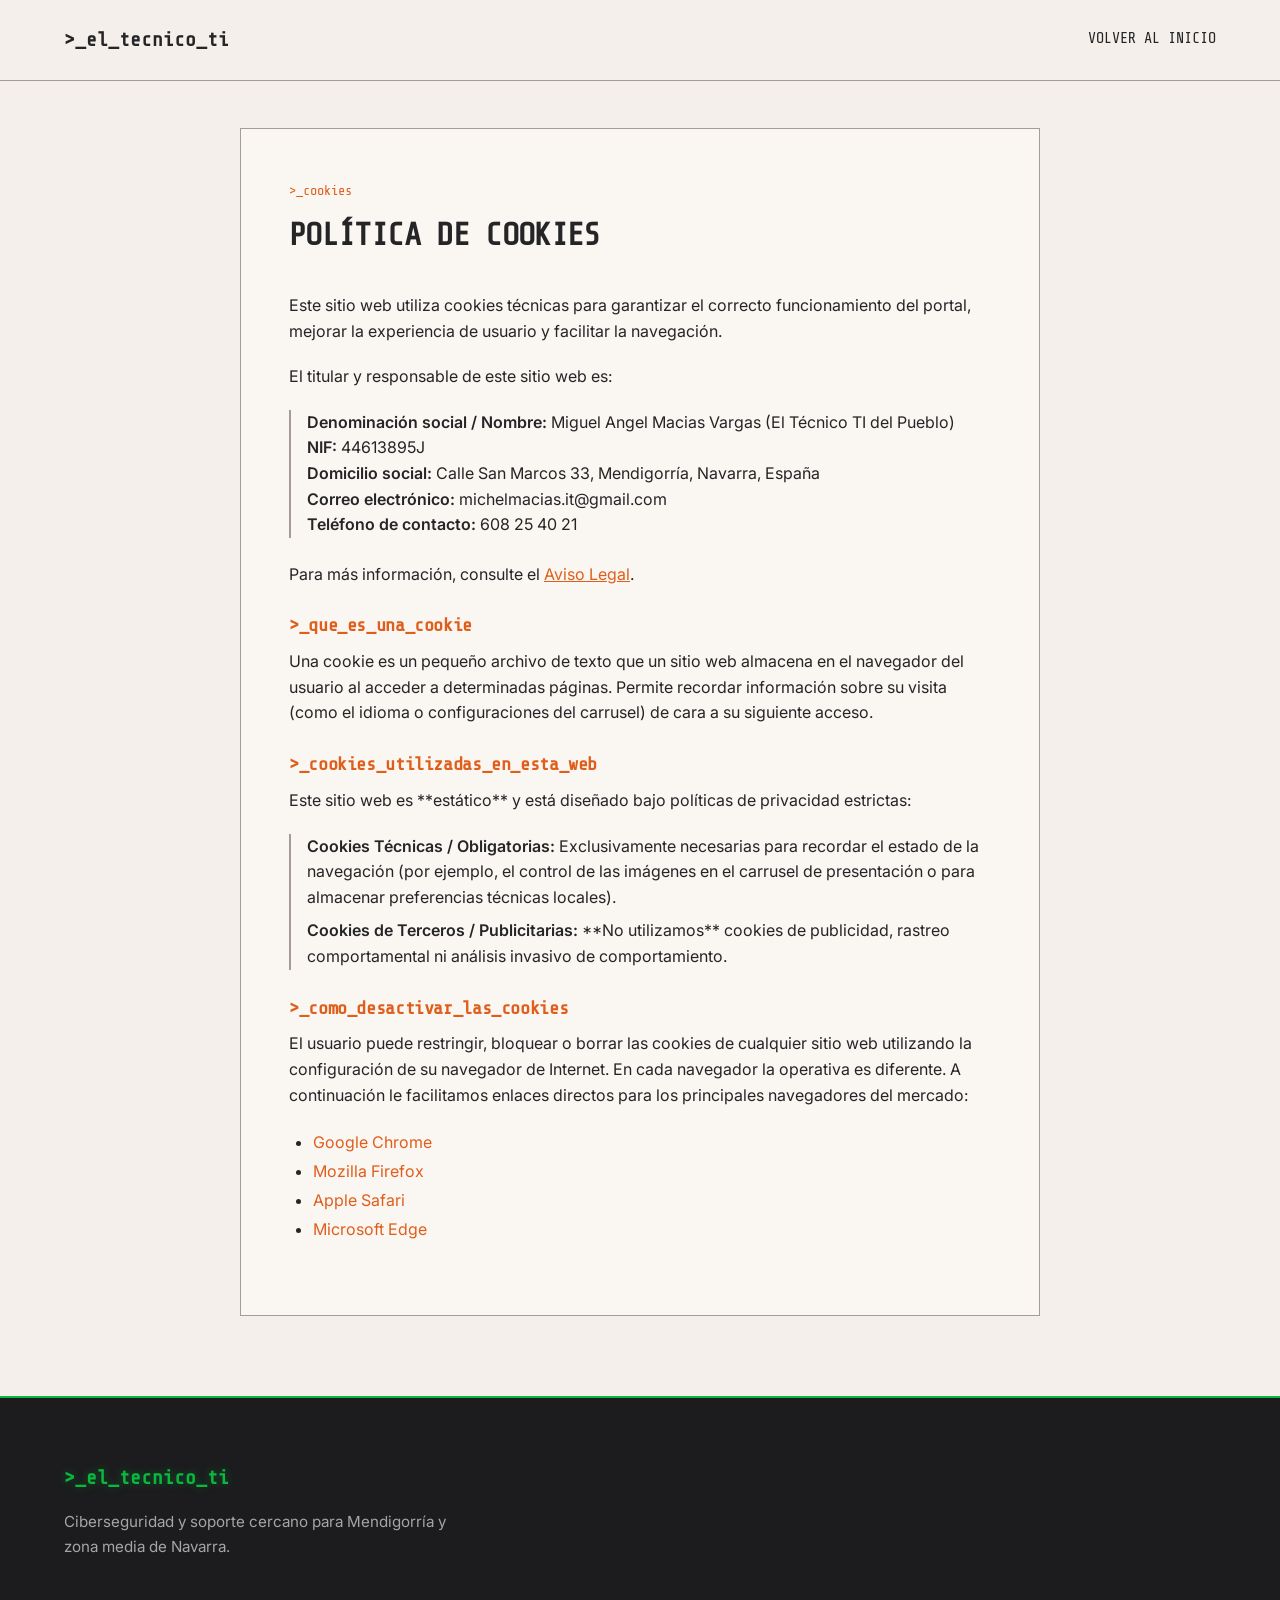
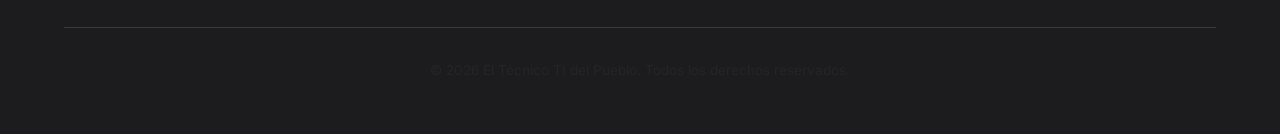
<file: docs/politica-cookies.html>
<!DOCTYPE html>
<html lang="es">
<head>
    <meta charset="UTF-8">
    <meta name="viewport" content="width=device-width, initial-scale=1.0">
    <title>Política de Cookies | El Técnico TI del Pueblo</title>
    <meta name="description" content="Política de cookies de El Técnico TI del Pueblo. Solo usamos cookies técnicas necesarias. Sin rastreo ni publicidad. Servicios TI en Navarra.">
    <meta name="robots" content="index, follow">
    <link rel="canonical" href="https://eltecnicotidelpueblo.es/politica-cookies.html">
    <meta property="og:title" content="Política de Cookies | El Técnico TI del Pueblo">
    <meta property="og:description" content="Uso de cookies técnicas en este sitio web.">
    <meta property="og:url" content="https://eltecnicotidelpueblo.es/politica-cookies.html">
    <meta property="og:type" content="website">
    <link rel="stylesheet" href="style.css?v=1.0.0">
    <link href="https://fonts.googleapis.com/css2?family=Inter:wght@300;400;500;600;700&family=Share+Tech+Mono&display=swap" rel="stylesheet">
</head>
<body>
    <header id="site-header">
        <nav aria-label="Navegación principal">
            <div class="logo-container">
                <a href="index.html" aria-label="Ir al inicio de El Técnico TI del Pueblo">
                    <span class="logo-text">&gt;_el_tecnico_ti</span>
                </a>
            </div>
            <ul class="nav-links">
                <li><a href="index.html">Volver al inicio</a></li>
            </ul>
        </nav>
    </header>

    <main id="main-content" style="padding-top: 8rem; padding-bottom: 5rem;">
        <div class="container" style="max-width: 800px; background-color: var(--bg-card); border: 1px solid var(--border-color); padding: 3rem;">
            <span class="section-tag">&gt;_cookies</span>
            <h1 style="font-family: var(--font-mono); font-size: 2rem; margin-bottom: 2rem; text-transform: uppercase;">Política de Cookies</h1>
            
            <p>Este sitio web utiliza cookies técnicas para garantizar el correcto funcionamiento del portal, mejorar la experiencia de usuario y facilitar la navegación.</p>
            <p>El titular y responsable de este sitio web es:</p>
            <ul style="list-style: none; padding-left: 1rem; border-left: 2px solid var(--border-color); margin-bottom: 1.5rem;">
                <li><strong>Denominación social / Nombre:</strong> Miguel Angel Macias Vargas (El Técnico TI del Pueblo)</li>
                <li><strong>NIF:</strong> 44613895J</li>
                <li><strong>Domicilio social:</strong> Calle San Marcos 33, Mendigorría, Navarra, España</li>
                <li><strong>Correo electrónico:</strong> michelmacias.it@gmail.com</li>
                <li><strong>Teléfono de contacto:</strong> 608 25 40 21</li>
            </ul>
            <p>Para más información, consulte el <a href="aviso-legal.html" style="color: var(--crt-amber);">Aviso Legal</a>.</p>

            <h3 style="font-family: var(--font-mono); margin: 1.5rem 0 0.5rem; color: var(--crt-amber);">&gt;_que_es_una_cookie</h3>
            <p>Una cookie es un pequeño archivo de texto que un sitio web almacena en el navegador del usuario al acceder a determinadas páginas. Permite recordar información sobre su visita (como el idioma o configuraciones del carrusel) de cara a su siguiente acceso.</p>

            <h3 style="font-family: var(--font-mono); margin: 1.5rem 0 0.5rem; color: var(--crt-amber);">&gt;_cookies_utilizadas_en_esta_web</h3>
            <p>Este sitio web es **estático** y está diseñado bajo políticas de privacidad estrictas:</p>
            <ul style="list-style: none; padding-left: 1rem; border-left: 2px solid var(--border-color); margin-bottom: 1.5rem; display: flex; flex-direction: column; gap: 0.5rem;">
                <li><strong>Cookies Técnicas / Obligatorias:</strong> Exclusivamente necesarias para recordar el estado de la navegación (por ejemplo, el control de las imágenes en el carrusel de presentación o para almacenar preferencias técnicas locales).</li>
                <li><strong>Cookies de Terceros / Publicitarias:</strong> **No utilizamos** cookies de publicidad, rastreo comportamental ni análisis invasivo de comportamiento.</li>
            </ul>

            <h3 style="font-family: var(--font-mono); margin: 1.5rem 0 0.5rem; color: var(--crt-amber);">&gt;_como_desactivar_las_cookies</h3>
            <p>El usuario puede restringir, bloquear o borrar las cookies de cualquier sitio web utilizando la configuración de su navegador de Internet. En cada navegador la operativa es diferente. A continuación le facilitamos enlaces directos para los principales navegadores del mercado:</p>
            <ul style="margin-left: 1.5rem; margin-bottom: 1.5rem; line-height: 1.8;">
                <li><a href="https://support.google.com/chrome/answer/95647?hl=es" target="_blank" style="color: var(--crt-amber); text-decoration: none;">Google Chrome</a></li>
                <li><a href="https://support.mozilla.org/es/kb/habilitar-y-deshabilitar-cookies-sitios-web-rastrear-preferencias" target="_blank" style="color: var(--crt-amber); text-decoration: none;">Mozilla Firefox</a></li>
                <li><a href="https://support.apple.com/es-es/guide/safari/sfri11471/mac" target="_blank" style="color: var(--crt-amber); text-decoration: none;">Apple Safari</a></li>
                <li><a href="https://support.microsoft.com/es-es/windows/eliminar-y-administrar-cookies-168dab11-0753-043d-7c16-ede5947fc64d" target="_blank" style="color: var(--crt-amber); text-decoration: none;">Microsoft Edge</a></li>
            </ul>
        </div>
    </main>

    <footer id="site-footer">
        <div class="container">
            <div class="footer-layout">
                <div class="footer-brand">
                    <span class="logo-text">&gt;_el_tecnico_ti</span>
                    <p>Ciberseguridad y soporte cercano para Mendigorría y zona media de Navarra.</p>
                </div>
            </div>
            <div class="footer-bottom">
                <p>&copy; 2026 El Técnico TI del Pueblo. Todos los derechos reservados.</p>
            </div>
        </div>
    </footer>
</body>
</html>
</file>
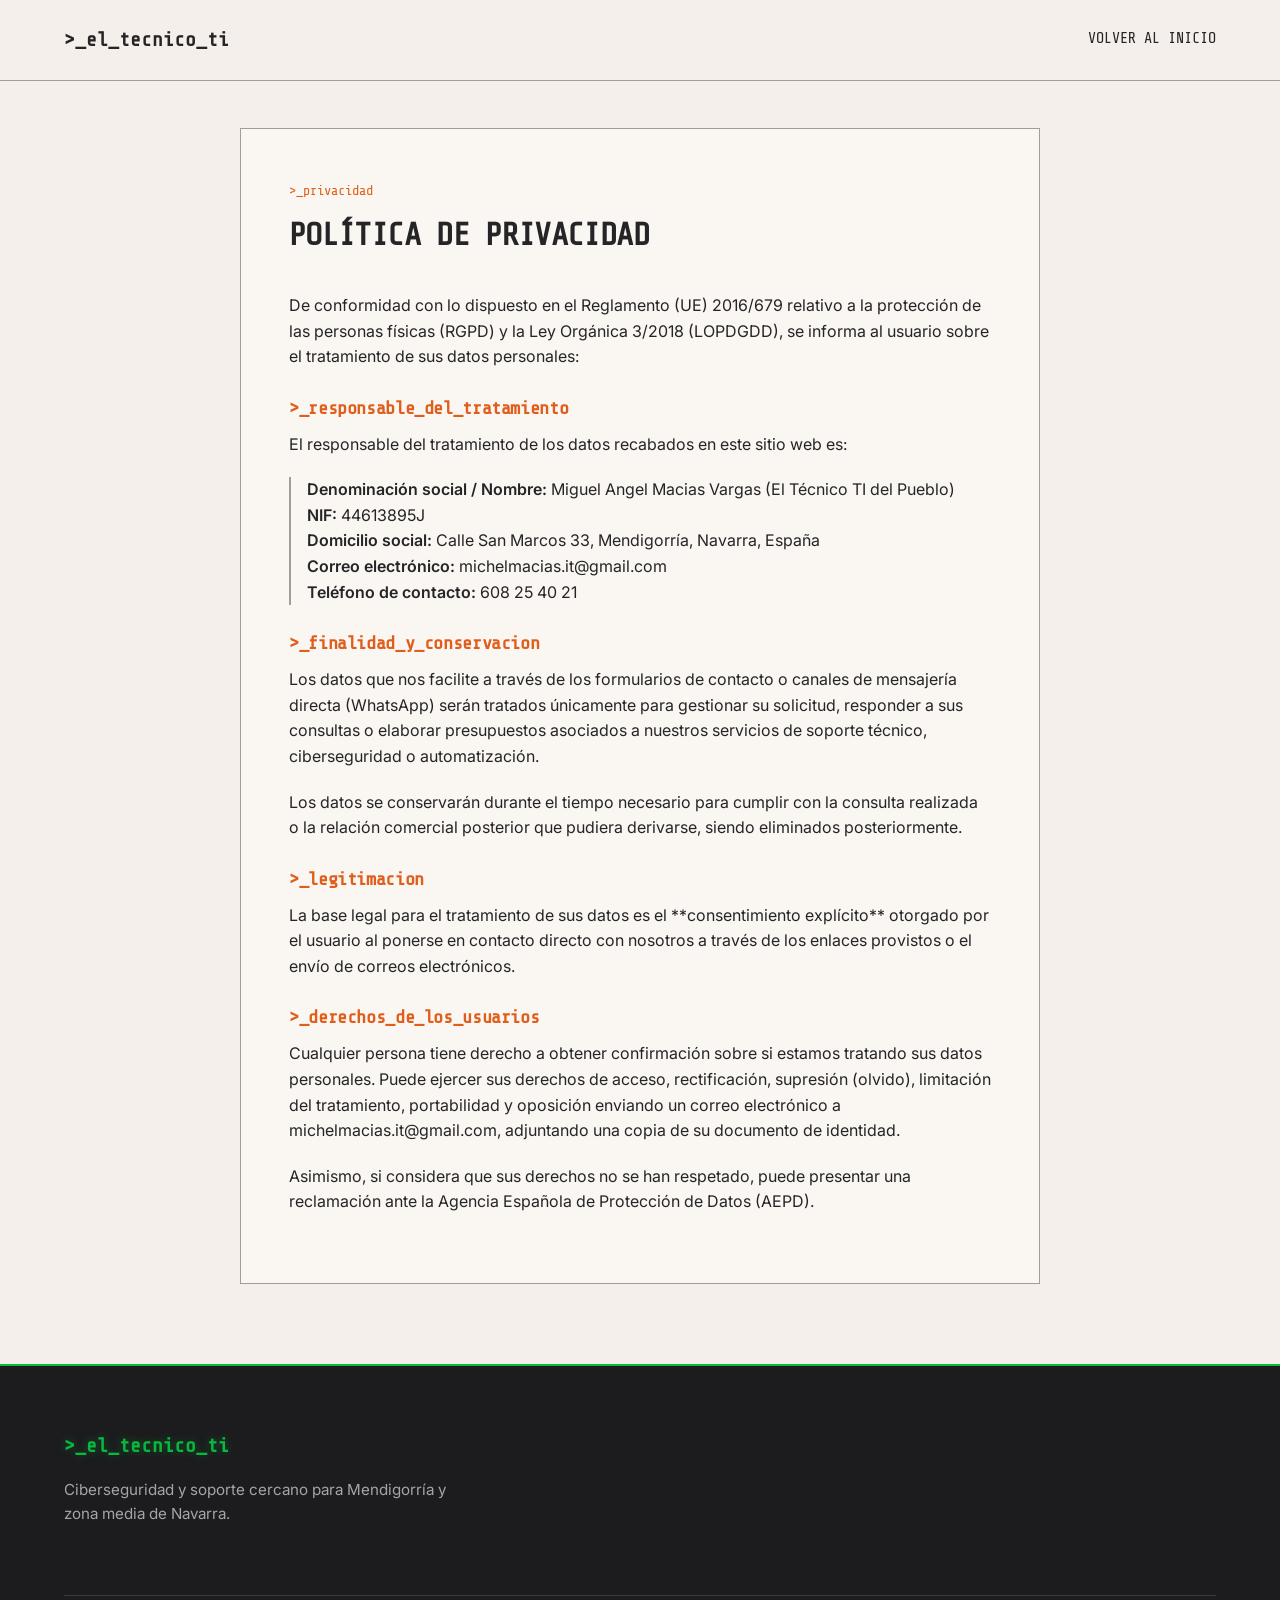
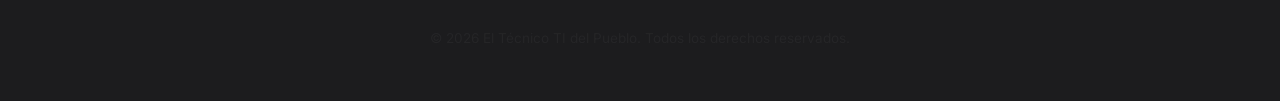
<file: docs/politica-privacidad.html>
<!DOCTYPE html>
<html lang="es">
<head>
    <meta charset="UTF-8">
    <meta name="viewport" content="width=device-width, initial-scale=1.0">
    <title>Política de Privacidad | El Técnico TI del Pueblo</title>
    <meta name="description" content="Política de privacidad de El Técnico TI del Pueblo. RGPD, protección de datos y derechos del usuario. Servicios TI en Mendigorría, Navarra.">
    <meta name="robots" content="index, follow">
    <link rel="canonical" href="https://eltecnicotidelpueblo.es/politica-privacidad.html">
    <meta property="og:title" content="Política de Privacidad | El Técnico TI del Pueblo">
    <meta property="og:description" content="Cómo tratamos tus datos personales según el RGPD.">
    <meta property="og:url" content="https://eltecnicotidelpueblo.es/politica-privacidad.html">
    <meta property="og:type" content="website">
    <link rel="stylesheet" href="style.css?v=1.0.0">
    <link href="https://fonts.googleapis.com/css2?family=Inter:wght@300;400;500;600;700&family=Share+Tech+Mono&display=swap" rel="stylesheet">
</head>
<body>
    <header id="site-header">
        <nav aria-label="Navegación principal">
            <div class="logo-container">
                <a href="index.html" aria-label="Ir al inicio de El Técnico TI del Pueblo">
                    <span class="logo-text">&gt;_el_tecnico_ti</span>
                </a>
            </div>
            <ul class="nav-links">
                <li><a href="index.html">Volver al inicio</a></li>
            </ul>
        </nav>
    </header>

    <main id="main-content" style="padding-top: 8rem; padding-bottom: 5rem;">
        <div class="container" style="max-width: 800px; background-color: var(--bg-card); border: 1px solid var(--border-color); padding: 3rem;">
            <span class="section-tag">&gt;_privacidad</span>
            <h1 style="font-family: var(--font-mono); font-size: 2rem; margin-bottom: 2rem; text-transform: uppercase;">Política de Privacidad</h1>
            
            <p>De conformidad con lo dispuesto en el Reglamento (UE) 2016/679 relativo a la protección de las personas físicas (RGPD) y la Ley Orgánica 3/2018 (LOPDGDD), se informa al usuario sobre el tratamiento de sus datos personales:</p>

            <h3 style="font-family: var(--font-mono); margin: 1.5rem 0 0.5rem; color: var(--crt-amber);">&gt;_responsable_del_tratamiento</h3>
            <p>El responsable del tratamiento de los datos recabados en este sitio web es:</p>
            <ul style="list-style: none; padding-left: 1rem; border-left: 2px solid var(--border-color); margin-bottom: 1.5rem;">
                <li><strong>Denominación social / Nombre:</strong> Miguel Angel Macias Vargas (El Técnico TI del Pueblo)</li>
                <li><strong>NIF:</strong> 44613895J</li>
                <li><strong>Domicilio social:</strong> Calle San Marcos 33, Mendigorría, Navarra, España</li>
                <li><strong>Correo electrónico:</strong> michelmacias.it@gmail.com</li>
                <li><strong>Teléfono de contacto:</strong> 608 25 40 21</li>
            </ul>

            <h3 style="font-family: var(--font-mono); margin: 1.5rem 0 0.5rem; color: var(--crt-amber);">&gt;_finalidad_y_conservacion</h3>
            <p>Los datos que nos facilite a través de los formularios de contacto o canales de mensajería directa (WhatsApp) serán tratados únicamente para gestionar su solicitud, responder a sus consultas o elaborar presupuestos asociados a nuestros servicios de soporte técnico, ciberseguridad o automatización.</p>
            <p>Los datos se conservarán durante el tiempo necesario para cumplir con la consulta realizada o la relación comercial posterior que pudiera derivarse, siendo eliminados posteriormente.</p>

            <h3 style="font-family: var(--font-mono); margin: 1.5rem 0 0.5rem; color: var(--crt-amber);">&gt;_legitimacion</h3>
            <p>La base legal para el tratamiento de sus datos es el **consentimiento explícito** otorgado por el usuario al ponerse en contacto directo con nosotros a través de los enlaces provistos o el envío de correos electrónicos.</p>

            <h3 style="font-family: var(--font-mono); margin: 1.5rem 0 0.5rem; color: var(--crt-amber);">&gt;_derechos_de_los_usuarios</h3>
            <p>Cualquier persona tiene derecho a obtener confirmación sobre si estamos tratando sus datos personales. Puede ejercer sus derechos de acceso, rectificación, supresión (olvido), limitación del tratamiento, portabilidad y oposición enviando un correo electrónico a michelmacias.it@gmail.com, adjuntando una copia de su documento de identidad.</p>
            <p>Asimismo, si considera que sus derechos no se han respetado, puede presentar una reclamación ante la Agencia Española de Protección de Datos (AEPD).</p>
        </div>
    </main>

    <footer id="site-footer">
        <div class="container">
            <div class="footer-layout">
                <div class="footer-brand">
                    <span class="logo-text">&gt;_el_tecnico_ti</span>
                    <p>Ciberseguridad y soporte cercano para Mendigorría y zona media de Navarra.</p>
                </div>
            </div>
            <div class="footer-bottom">
                <p>&copy; 2026 El Técnico TI del Pueblo. Todos los derechos reservados.</p>
            </div>
        </div>
    </footer>
</body>
</html>
</file>
<file: docs/style.css>
/* ==========================================================================
   EL TÉCNICO TI DEL PUEBLO - HOJA DE ESTILOS VINTAGE-TECH
   Estética retro-tech 80s-90s (Mr. Robot / CRT) adaptada a usabilidad moderna.
   Metodología: Mobile First & CSS Variables.
   ========================================================================== */

/* --------------------------------------------------------------------------
   Variables de Diseño (Diseño Retro-Tech)
   -------------------------------------------------------------------------- */
:root {
    /* Paleta Principal: Plástico Beige Retro + Fósforo CRT */
    --bg-primary: #F4EFEA;       /* Beige carcasa clásica PC / Papel antiguo */
    --bg-alt: #EAE3DC;           /* Crema oscuro para alternancia de secciones */
    --bg-card: #FAF6F2;          /* Blanco roto cálido para tarjetas */
    --bg-dark-terminal: #1C1C1E; /* Gris oscuro para consolas de comando */
    
    --text-primary: #252527;     /* Antracita para cuerpo de texto */
    --text-muted: #57575C;       /* Gris medio para descripciones */
    --text-light: #F4EFEA;       /* Texto claro en fondos oscuros */
    
    /* Colores Fósforo CRT */
    --crt-green: #09B83E;        /* Verde terminal activo */
    --crt-green-glow: rgba(9, 184, 62, 0.4);
    --crt-amber: #E05E1B;        /* Naranja/Ámbar botón y acentos */
    --crt-amber-glow: rgba(224, 94, 27, 0.4);
    
    --border-color: #A59C95;     /* Borde gris arcilla para tarjetas y marcos */
    --border-terminal: #3A3A3D;  /* Borde oscuro de consola */
    
    /* Tipografías */
    --font-sans: 'Inter', system-ui, -apple-system, sans-serif;
    --font-mono: 'Share Tech Mono', 'Courier New', monospace;
    
    /* Transiciones */
    --transition-fast: 0.2s ease;
    --transition-normal: 0.4s cubic-bezier(0.25, 0.8, 0.25, 1);
    
    /* Sombreado */
    --shadow-soft: 0 4px 12px rgba(165, 156, 149, 0.15);
    --shadow-terminal: 0 4px 20px rgba(0, 0, 0, 0.25);
    --retro-glow: 0 0 8px var(--crt-green-glow);
}

/* --------------------------------------------------------------------------
   Bases y Reset
   -------------------------------------------------------------------------- */
*, *::before, *::after {
    box-sizing: border-box;
    margin: 0;
    padding: 0;
}

html {
    scroll-behavior: smooth;
    font-size: 16px;
    -webkit-text-size-adjust: 100%;
}

body {
    background-color: var(--bg-primary);
    color: var(--text-primary);
    font-family: var(--font-sans);
    line-height: 1.6;
    overflow-x: hidden;
}

/* Scrollbar personalizado retro */
::-webkit-scrollbar {
    width: 10px;
    height: 10px;
}
::-webkit-scrollbar-track {
    background: var(--bg-alt);
    border-left: 1px solid var(--border-color);
}
::-webkit-scrollbar-thumb {
    background: var(--border-color);
    border: 2px solid var(--bg-alt);
}
::-webkit-scrollbar-thumb:hover {
    background: var(--text-muted);
}

/* Accesibilidad: Skip Link */
.skip-link {
    position: absolute;
    top: -100px;
    left: 20px;
    background: var(--crt-amber);
    color: var(--text-light);
    padding: 10px 20px;
    z-index: 10000;
    font-family: var(--font-mono);
    text-decoration: none;
    border: 1px solid var(--text-light);
    transition: top var(--transition-fast);
}
.skip-link:focus {
    top: 20px;
    outline: 2px solid var(--crt-amber);
}

/* --------------------------------------------------------------------------
   Tipografía Común
   -------------------------------------------------------------------------- */
h1, h2, h3, h4 {
    font-weight: 700;
    letter-spacing: -0.02em;
}

h2 {
    font-family: var(--font-mono);
    font-size: 1.75rem;
    margin-bottom: 1rem;
    color: var(--text-primary);
    text-transform: uppercase;
}

p {
    margin-bottom: 1.25rem;
    color: var(--text-primary);
}

strong {
    font-weight: 600;
}

/* Clases de utilidad */
.section-tag {
    display: inline-block;
    font-family: var(--font-mono);
    font-size: 0.85rem;
    color: var(--crt-amber);
    margin-bottom: 0.5rem;
    text-transform: lowercase;
}

.section-subtitle {
    font-size: 1.1rem;
    color: var(--text-muted);
    max-width: 700px;
    margin-left: auto;
    margin-right: auto;
    margin-bottom: 3rem;
}

.center-text {
    text-align: center;
}

.container {
    width: 100%;
    max-width: 1200px;
    margin: 0 auto;
    padding: 0 1.5rem;
}

.section-padding {
    padding: 4.5rem 0;
}

.bg-alt {
    background-color: var(--bg-alt);
}

/* Grid genérico */
.grid-2 {
    display: grid;
    grid-template-columns: 1fr;
    gap: 2.5rem;
}

/* --------------------------------------------------------------------------
   Header y Navegación (Responsive)
   -------------------------------------------------------------------------- */
#site-header {
    position: fixed;
    top: 0;
    left: 0;
    width: 100%;
    z-index: 1000;
    background-color: rgba(244, 239, 234, 0.95);
    border-bottom: 1px solid var(--border-color);
    backdrop-filter: blur(10px);
    transition: padding var(--transition-normal), background-color var(--transition-normal);
    padding: 1.25rem 0;
}

#site-header.scrolled {
    padding: 0.75rem 0;
    background-color: rgba(244, 239, 234, 0.98);
    box-shadow: var(--shadow-soft);
}

#site-header nav {
    max-width: 1200px;
    margin: 0 auto;
    padding: 0 1.5rem;
    display: flex;
    justify-content: space-between;
    align-items: center;
}

.logo-text {
    font-family: var(--font-mono);
    font-weight: 700;
    font-size: 1.25rem;
    color: var(--text-primary);
}

.logo-container a {
    text-decoration: none;
}

/* Enlaces del menú (Mobile overlay) */
.nav-links {
    display: flex;
    flex-direction: column;
    position: fixed;
    top: 4.8rem;
    left: 0;
    width: 100%;
    height: calc(100vh - 4.8rem);
    background-color: var(--bg-primary);
    padding: 2.5rem 1.5rem;
    gap: 1.5rem;
    list-style: none;
    transform: translateX(100%);
    transition: transform var(--transition-normal);
    border-top: 1px solid var(--border-color);
    overflow-y: auto;
}

.nav-links.active {
    transform: translateX(0);
}

.nav-links a {
    font-family: var(--font-mono);
    font-size: 1.2rem;
    color: var(--text-primary);
    text-decoration: none;
    text-transform: uppercase;
    display: block;
    padding: 0.5rem 0;
    border-bottom: 1px solid transparent;
    transition: border-color var(--transition-fast), color var(--transition-fast);
}

.nav-links a:hover {
    color: var(--crt-amber);
    border-color: var(--crt-amber);
}

/* Botón Hamburguesa */
.hamburger {
    display: flex;
    flex-direction: column;
    justify-content: space-between;
    width: 24px;
    height: 18px;
    background: none;
    border: none;
    cursor: pointer;
    z-index: 1001;
}

.hamburger span {
    width: 100%;
    height: 2px;
    background-color: var(--text-primary);
    transition: transform var(--transition-normal), opacity var(--transition-normal);
}

.hamburger.active span:nth-child(1) {
    transform: translateY(8px) rotate(45deg);
}

.hamburger.active span:nth-child(2) {
    opacity: 0;
}

.hamburger.active span:nth-child(3) {
    transform: translateY(-8px) rotate(-45deg);
}

/* --------------------------------------------------------------------------
   Hero Section (Carrusel & Terminal Style)
   -------------------------------------------------------------------------- */
#hero {
    position: relative;
    height: 100vh;
    min-height: 550px;
    display: flex;
    align-items: center;
    color: var(--text-light);
    overflow: hidden;
    padding-top: 5rem;
}

.hero-slides-container {
    position: absolute;
    top: 0;
    left: 0;
    width: 100%;
    height: 100%;
    z-index: 1;
}

.hero-slide {
    position: absolute;
    top: 0;
    left: 0;
    width: 100%;
    height: 100%;
    background-size: cover;
    background-position: center;
    opacity: 0;
    transition: opacity 1s ease-in-out;
}

.hero-slide.active {
    opacity: 1;
}

.hero-content {
    position: relative;
    z-index: 2;
    width: 100%;
    max-width: 800px;
    margin: 0 auto;
    padding: 0 1.5rem;
    text-align: center;
}

.terminal-badge {
    display: inline-block;
    font-family: var(--font-mono);
    font-size: 0.8rem;
    background-color: var(--bg-dark-terminal);
    border: 1px solid var(--crt-green);
    color: var(--crt-green);
    padding: 0.25rem 0.75rem;
    margin-bottom: 1.5rem;
    box-shadow: var(--retro-glow);
    text-transform: uppercase;
}

.terminal-title {
    font-family: var(--font-mono);
    font-size: 2.25rem;
    margin-bottom: 1.5rem;
    color: #FFFFFF;
    text-shadow: 0 0 10px rgba(255, 255, 255, 0.4);
    letter-spacing: -0.03em;
}

.cursor-blink {
    color: var(--crt-green);
    animation: blink 0.8s infinite;
    font-weight: 700;
}

@keyframes blink {
    50% { opacity: 0; }
}

.hero-subtitle {
    font-size: 1.15rem;
    max-width: 600px;
    margin: 0 auto 2.5rem;
    color: #E2DDD6;
    line-height: 1.5;
}

/* Botones */
.hero-buttons {
    display: flex;
    flex-direction: column;
    gap: 1rem;
    justify-content: center;
    align-items: center;
}

.btn {
    display: inline-flex;
    align-items: center;
    justify-content: center;
    gap: 0.5rem;
    padding: 0.85rem 1.75rem;
    font-family: var(--font-mono);
    font-size: 1rem;
    font-weight: 600;
    text-decoration: none;
    text-transform: uppercase;
    border: 1px solid transparent;
    cursor: pointer;
    transition: background-color var(--transition-fast), transform var(--transition-fast), box-shadow var(--transition-fast);
    width: 100%;
    max-width: 280px;
}

.btn-primary {
    background-color: var(--crt-amber);
    color: var(--text-light);
    box-shadow: 0 4px 0 #9F3F0D;
}

.btn-primary:hover {
    background-color: #F06A26;
    transform: translateY(-2px);
    box-shadow: 0 6px 0 #9F3F0D, 0 0 12px var(--crt-amber-glow);
}

.btn-primary:active {
    transform: translateY(2px);
    box-shadow: 0 0px 0 #9F3F0D;
}

.btn-secondary {
    background-color: rgba(255, 255, 255, 0.1);
    color: #FFFFFF;
    border: 1px solid rgba(255, 255, 255, 0.3);
}

.btn-secondary:hover {
    background-color: rgba(255, 255, 255, 0.2);
    border-color: #FFFFFF;
    transform: translateY(-2px);
}

.icon {
    width: 18px;
    height: 18px;
}

/* Indicadores */
.hero-dots {
    position: absolute;
    bottom: 2rem;
    left: 50%;
    transform: translateX(-50%);
    z-index: 3;
    display: flex;
    gap: 0.5rem;
}

.hero-dot {
    width: 10px;
    height: 10px;
    border-radius: 50%;
    background-color: rgba(255, 255, 255, 0.4);
    border: none;
    cursor: pointer;
    transition: background-color var(--transition-fast);
}

.hero-dot.active {
    background-color: var(--crt-green);
    box-shadow: var(--retro-glow);
}

/* --------------------------------------------------------------------------
   Sobre mí Section
   -------------------------------------------------------------------------- */
.about-img {
    width: 100%;
    aspect-ratio: 1/1;
    object-fit: cover;
    display: block;
    border: 1px solid var(--border-terminal);
}

.about-img-placeholder {
    width: 100%;
    aspect-ratio: 4/3;
    background-color: var(--bg-dark-terminal);
    border: 1px solid var(--border-terminal);
    display: flex;
    align-items: center;
    justify-content: center;
    position: relative;
}

.about-img-placeholder::after {
    content: "";
    position: absolute;
    top: 0;
    left: 0;
    width: 100%;
    height: 100%;
    background: linear-gradient(rgba(18, 16, 16, 0) 50%, rgba(0, 0, 0, 0.25) 50%), linear-gradient(90deg, rgba(255, 0, 0, 0.06), rgba(0, 255, 0, 0.02), rgba(0, 0, 255, 0.06));
    background-size: 100% 4px, 6px 100%;
    pointer-events: none;
}

.console-green {
    font-family: var(--font-mono);
    color: var(--crt-green);
    text-shadow: var(--retro-glow);
}

.retro-box-frame {
    border: 1px solid var(--border-color);
    padding: 0.75rem;
    background-color: var(--bg-card);
    box-shadow: var(--shadow-soft);
}

.highlight-text {
    font-weight: 500;
    border-left: 2px solid var(--crt-amber);
    padding-left: 1rem;
    color: var(--text-primary);
}

/* --------------------------------------------------------------------------
   Servicios Section
   -------------------------------------------------------------------------- */
.services-grid {
    display: grid;
    grid-template-columns: 1fr;
    gap: 2rem;
}

.service-card {
    background-color: var(--bg-card);
    border: 1px solid var(--border-color);
    padding: 2.25rem;
    transition: transform var(--transition-normal), box-shadow var(--transition-normal), border-color var(--transition-fast);
}

.service-card:hover {
    transform: translateY(-5px);
    box-shadow: var(--shadow-soft);
    border-color: var(--crt-amber);
}

.card-icon {
    font-family: var(--font-mono);
    font-size: 2rem;
    color: var(--crt-amber);
    margin-bottom: 1rem;
    display: block;
}

.service-card h3 {
    font-family: var(--font-sans);
    font-size: 1.25rem;
    margin-bottom: 0.75rem;
}

.service-card p {
    font-size: 0.95rem;
    color: var(--text-muted);
    margin-bottom: 1.5rem;
}

.card-list {
    list-style: none;
    font-family: var(--font-mono);
    font-size: 0.85rem;
    display: flex;
    flex-direction: column;
    gap: 0.5rem;
}

.card-list li {
    position: relative;
    padding-left: 1.25rem;
    color: var(--text-primary);
}

.card-list li::before {
    content: ">";
    position: absolute;
    left: 0;
    color: var(--crt-green);
}

/* --------------------------------------------------------------------------
   Proyectos / Casos Reales Section
   -------------------------------------------------------------------------- */
.projects-grid {
    display: grid;
    grid-template-columns: 1fr;
    gap: 2rem;
}

.project-card {
    background-color: var(--bg-card);
    border: 1px solid var(--border-color);
    padding: 2rem;
    display: flex;
    flex-direction: column;
    justify-content: space-between;
}

.project-header {
    display: flex;
    justify-content: space-between;
    align-items: center;
    margin-bottom: 1rem;
}

.project-tag {
    font-family: var(--font-mono);
    font-size: 0.75rem;
    background-color: var(--bg-alt);
    padding: 0.2rem 0.5rem;
    border: 1px solid var(--border-color);
}

.project-status {
    font-family: var(--font-mono);
    font-size: 0.75rem;
    color: var(--crt-green);
    font-weight: 600;
}

.project-card h3 {
    font-family: var(--font-mono);
    font-size: 1.35rem;
    margin-bottom: 0.75rem;
}

.project-card p {
    font-size: 0.95rem;
    color: var(--text-muted);
    margin-bottom: 1.5rem;
}

.project-tech {
    display: flex;
    flex-wrap: wrap;
    gap: 0.5rem;
    margin-bottom: 1.5rem;
}

.project-tech span {
    font-family: var(--font-mono);
    font-size: 0.75rem;
    background-color: var(--bg-dark-terminal);
    color: var(--crt-green);
    padding: 0.15rem 0.5rem;
    border: 1px solid var(--border-terminal);
}

.project-links {
    display: flex;
    gap: 1rem;
    border-top: 1px solid var(--border-color);
    padding-top: 1rem;
}

.project-links a, .link-disabled {
    font-family: var(--font-mono);
    font-size: 0.85rem;
    text-transform: uppercase;
    text-decoration: none;
    color: var(--crt-amber);
    cursor: pointer;
}

.link-disabled {
    color: var(--text-muted);
    opacity: 0.6;
    cursor: not-allowed;
}

/* --------------------------------------------------------------------------
   Metodología y Cobertura Section
   -------------------------------------------------------------------------- */
.map-placeholder {
    width: 100%;
    aspect-ratio: 4/3;
    background-color: var(--bg-dark-terminal);
    border: 1px solid var(--border-terminal);
    display: flex;
    flex-direction: column;
    align-items: center;
    justify-content: center;
    position: relative;
    padding: 1rem;
    text-align: center;
}

.terminal-amber {
    font-family: var(--font-mono);
    color: var(--crt-amber);
    text-shadow: 0 0 8px var(--crt-amber-glow);
    font-weight: bold;
    margin-bottom: 0.5rem;
}

.map-coordinates {
    font-family: var(--font-mono);
    color: var(--crt-green);
    font-size: 0.85rem;
    line-height: 1.4;
    opacity: 0.9;
}

.coverage-cities {
    display: flex;
    flex-wrap: wrap;
    gap: 0.5rem;
    margin: 1.5rem 0 2rem;
}

.badge {
    font-family: var(--font-mono);
    font-size: 0.85rem;
    background-color: var(--bg-card);
    border: 1px solid var(--border-color);
    color: var(--text-primary);
    padding: 0.25rem 0.75rem;
}

.retro-list {
    margin-top: 1.5rem;
    list-style: none;
    display: flex;
    flex-direction: column;
    gap: 1.25rem;
}

.retro-list li {
    position: relative;
    padding-left: 2.5rem;
}

.retro-list li strong {
    font-family: var(--font-mono);
    color: var(--crt-amber);
    display: block;
    font-size: 1rem;
}

.retro-list li::before {
    content: "0" counter(item);
    counter-increment: item;
    position: absolute;
    left: 0;
    top: 0;
    font-family: var(--font-mono);
    font-size: 1.1rem;
    font-weight: 700;
    color: var(--crt-green);
}

.methodology-text {
    counter-reset: item;
}

/* --------------------------------------------------------------------------
   Tarifas & Modalidades Section
   -------------------------------------------------------------------------- */
.pricing-grid {
    display: grid;
    grid-template-columns: 1fr;
    gap: 2rem;
    margin-bottom: 2rem;
}

.pricing-card {
    background-color: var(--bg-card);
    border: 1px solid var(--border-color);
    padding: 2.5rem 2rem;
    text-align: center;
    position: relative;
    display: flex;
    flex-direction: column;
}

.pricing-card.featured-card {
    border: 2px solid var(--crt-amber);
}

.card-badge {
    position: absolute;
    top: -12px;
    left: 50%;
    transform: translateX(-50%);
    background-color: var(--crt-amber);
    color: var(--text-light);
    font-family: var(--font-mono);
    font-size: 0.75rem;
    padding: 0.25rem 1rem;
    font-weight: bold;
}

.pricing-card h3 {
    font-size: 1.25rem;
    margin-bottom: 1rem;
}

.price {
    font-family: var(--font-mono);
    font-size: 2rem;
    color: var(--crt-amber);
    margin-bottom: 0.5rem;
    font-weight: bold;
}

.price-detail {
    font-size: 0.9rem;
    color: var(--text-muted);
    margin-bottom: 2rem;
    min-height: 48px;
}

.pricing-features {
    list-style: none;
    display: flex;
    flex-direction: column;
    gap: 0.75rem;
    margin-bottom: auto;
    font-size: 0.95rem;
}

.pricing-features li {
    padding-bottom: 0.75rem;
    border-bottom: 1px solid var(--bg-alt);
}

.pricing-features li:last-child {
    border-bottom: none;
}

.pricing-footer-note {
    font-family: var(--font-mono);
    font-size: 0.8rem;
    color: var(--text-muted);
    text-align: center;
}

/* --------------------------------------------------------------------------
   FAQ y Contacto Section
   -------------------------------------------------------------------------- */
.faq-list {
    display: flex;
    flex-direction: column;
    gap: 1rem;
    margin-top: 1.5rem;
}

.faq-item {
    background-color: var(--bg-card);
    border: 1px solid var(--border-color);
    padding: 1.25rem;
    cursor: pointer;
}

.faq-item[open] {
    border-color: var(--crt-amber);
}

.faq-item summary {
    font-weight: 600;
    list-style: none;
    display: flex;
    justify-content: space-between;
    align-items: center;
    outline: none;
}

.faq-item summary::-webkit-details-marker {
    display: none;
}

.faq-item summary::after {
    content: "+";
    font-family: var(--font-mono);
    font-size: 1.2rem;
    color: var(--crt-green);
}

.faq-item[open] summary::after {
    content: "-";
}

.faq-answer {
    margin-top: 1rem;
    font-size: 0.95rem;
    color: var(--text-muted);
    border-top: 1px solid var(--bg-alt);
    padding-top: 1rem;
}

.contact-box {
    background-color: var(--bg-card);
    padding: 2.5rem;
}

.contact-box h3 {
    margin: 1rem 0;
    font-size: 1.5rem;
}

.contact-box p {
    color: var(--text-muted);
    margin-bottom: 2rem;
}

.contact-methods {
    display: flex;
    flex-direction: column;
    gap: 1rem;
}

.contact-link {
    display: inline-flex;
    align-items: center;
    gap: 0.75rem;
    padding: 1rem 1.25rem;
    font-family: var(--font-mono);
    font-size: 0.9rem;
    text-decoration: none;
    border: 1px solid var(--border-color);
    transition: transform var(--transition-fast), border-color var(--transition-fast), background-color var(--transition-fast);
}

.contact-link svg {
    width: 20px;
    height: 20px;
}

.whatsapp-style {
    background-color: rgba(9, 184, 62, 0.05);
    color: var(--crt-green);
    border-color: rgba(9, 184, 62, 0.3);
}

.whatsapp-style:hover {
    background-color: rgba(9, 184, 62, 0.1);
    border-color: var(--crt-green);
    transform: translateX(4px);
}

.email-style {
    background-color: rgba(224, 94, 27, 0.05);
    color: var(--crt-amber);
    border-color: rgba(224, 94, 27, 0.3);
}

.email-style:hover {
    background-color: rgba(224, 94, 27, 0.1);
    border-color: var(--crt-amber);
    transform: translateX(4px);
}

/* --------------------------------------------------------------------------
   Footer
   -------------------------------------------------------------------------- */
#site-footer {
    background-color: var(--bg-dark-terminal);
    color: var(--text-light);
    padding: 4rem 0 2rem;
    border-top: 2px solid var(--crt-green);
}

.footer-layout {
    display: flex;
    flex-direction: column;
    gap: 2.5rem;
    margin-bottom: 3rem;
}

.footer-brand .logo-text {
    color: var(--crt-green);
    text-shadow: var(--retro-glow);
    display: block;
    margin-bottom: 1rem;
}

.footer-brand p {
    color: #A5A5A9;
    font-size: 0.95rem;
}

.footer-links-container {
    display: flex;
    flex-direction: column;
    gap: 1.5rem;
}

.footer-links {
    list-style: none;
    display: flex;
    flex-direction: column;
    gap: 0.75rem;
}

.footer-links a {
    color: #A5A5A9;
    text-decoration: none;
    font-family: var(--font-mono);
    font-size: 0.85rem;
    transition: color var(--transition-fast);
}

.footer-links a:hover {
    color: var(--crt-green);
}

.footer-bottom {
    border-top: 1px solid var(--border-terminal);
    padding-top: 2rem;
    text-align: center;
    font-size: 0.85rem;
    color: #6C6C70;
}

/* --------------------------------------------------------------------------
   Animaciones Scroll (Reveal class)
   -------------------------------------------------------------------------- */
.reveal {
    opacity: 0;
    transform: translateY(30px);
    transition: opacity 0.8s ease, transform 0.8s ease;
}

.reveal.active {
    opacity: 1;
    transform: translateY(0);
}

/* --------------------------------------------------------------------------
   Media Queries (Escritorio / Tablets) - Mobile First
   -------------------------------------------------------------------------- */
@media (min-width: 768px) {
    h2 {
        font-size: 2.25rem;
    }
    
    .grid-2 {
        grid-template-columns: 1fr 1fr;
        align-items: center;
    }
    
    .services-grid {
        grid-template-columns: repeat(2, 1fr);
    }
    
    .projects-grid {
        grid-template-columns: repeat(2, 1fr);
    }
    
    .pricing-grid {
        grid-template-columns: repeat(3, 1fr);
    }
    
    .hero-buttons {
        flex-direction: row;
    }
    
    .terminal-title {
        font-size: 3.5rem;
    }
    
    .footer-layout {
        flex-direction: row;
        justify-content: space-between;
    }
    
    .footer-brand {
        max-width: 400px;
    }
}

@media (min-width: 1024px) {
    /* Header normal en Desktop */
    #site-header {
        padding: 1.5rem 0;
    }
    
    .hamburger {
        display: none;
    }
    
    .nav-links {
        display: flex;
        flex-direction: row;
        position: static;
        width: auto;
        height: auto;
        background: none;
        padding: 0;
        gap: 2rem;
        transform: none;
        border-top: none;
        overflow: visible;
    }
    
    .nav-links a {
        font-size: 0.95rem;
        padding: 0;
    }
    
    .nav-links a:hover {
        border-color: var(--crt-amber);
    }
    
    .section-padding {
        padding: 6.5rem 0;
    }
}
</file>
